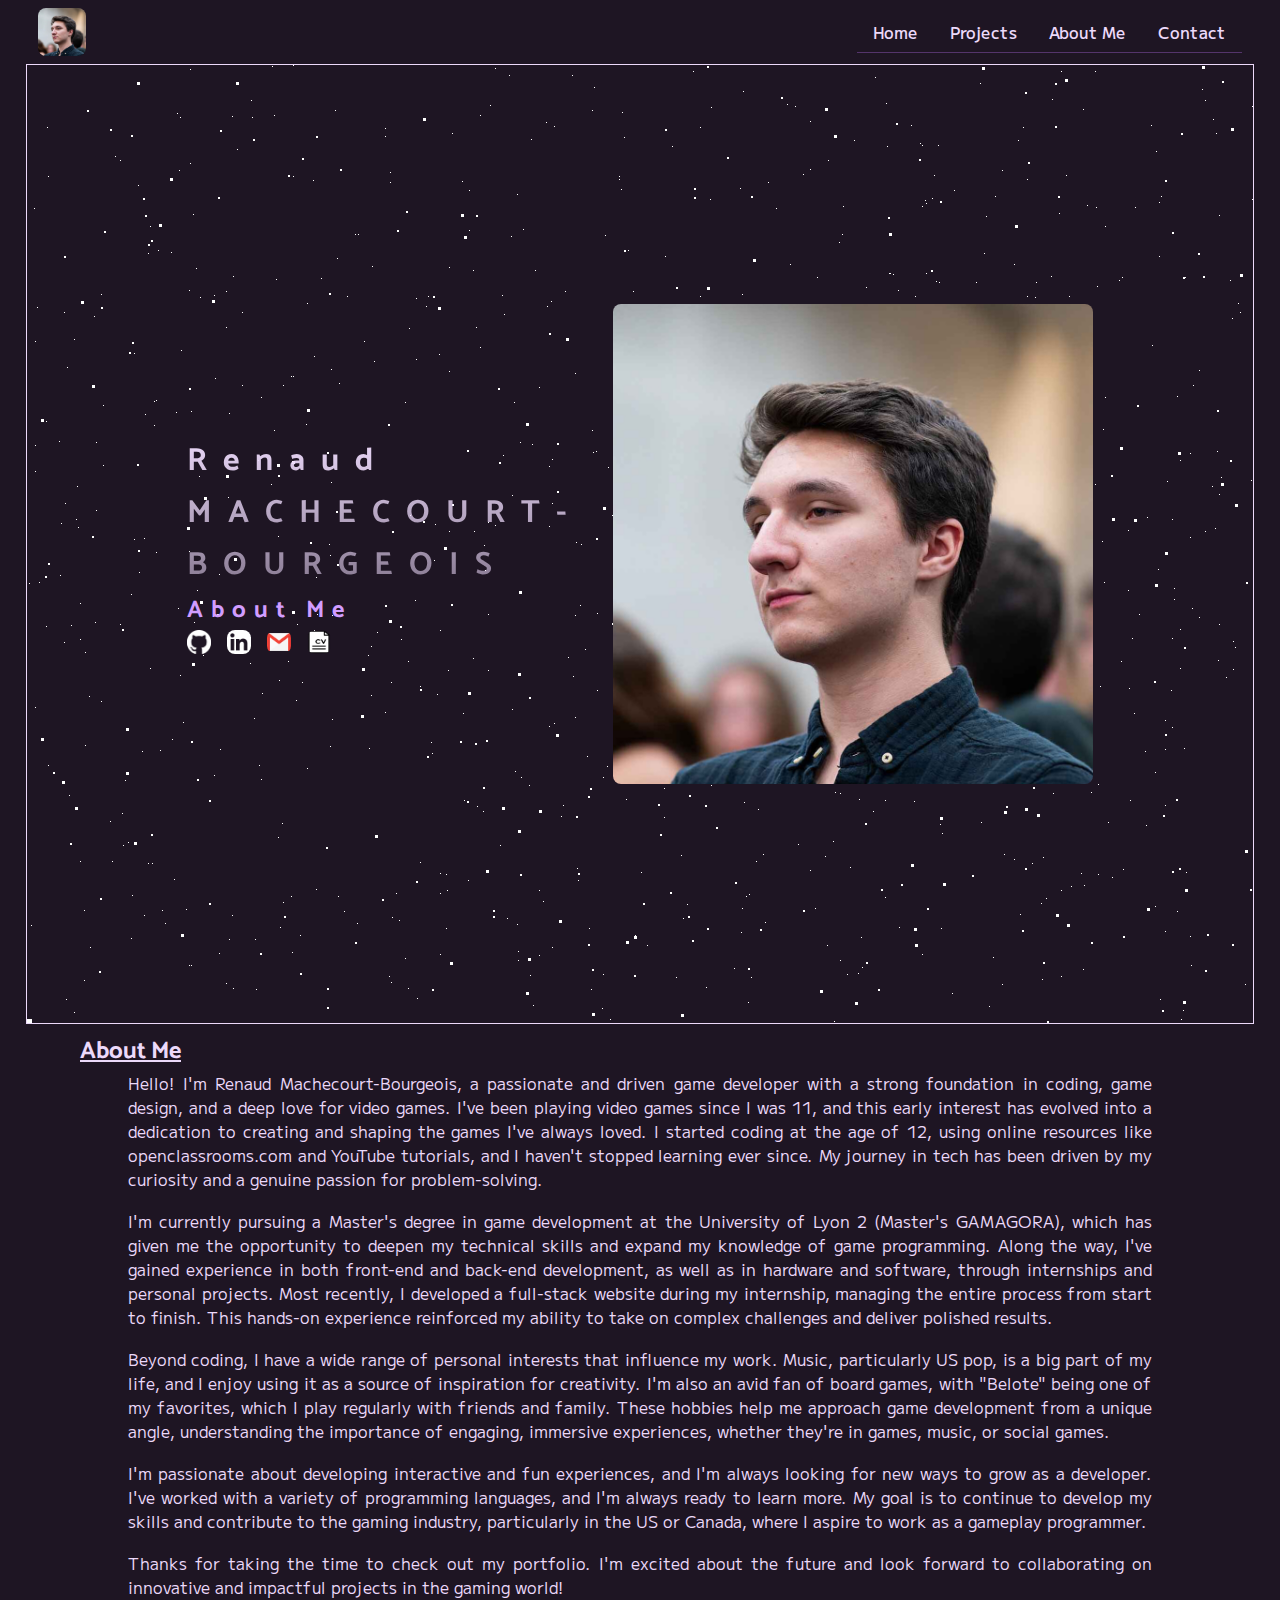
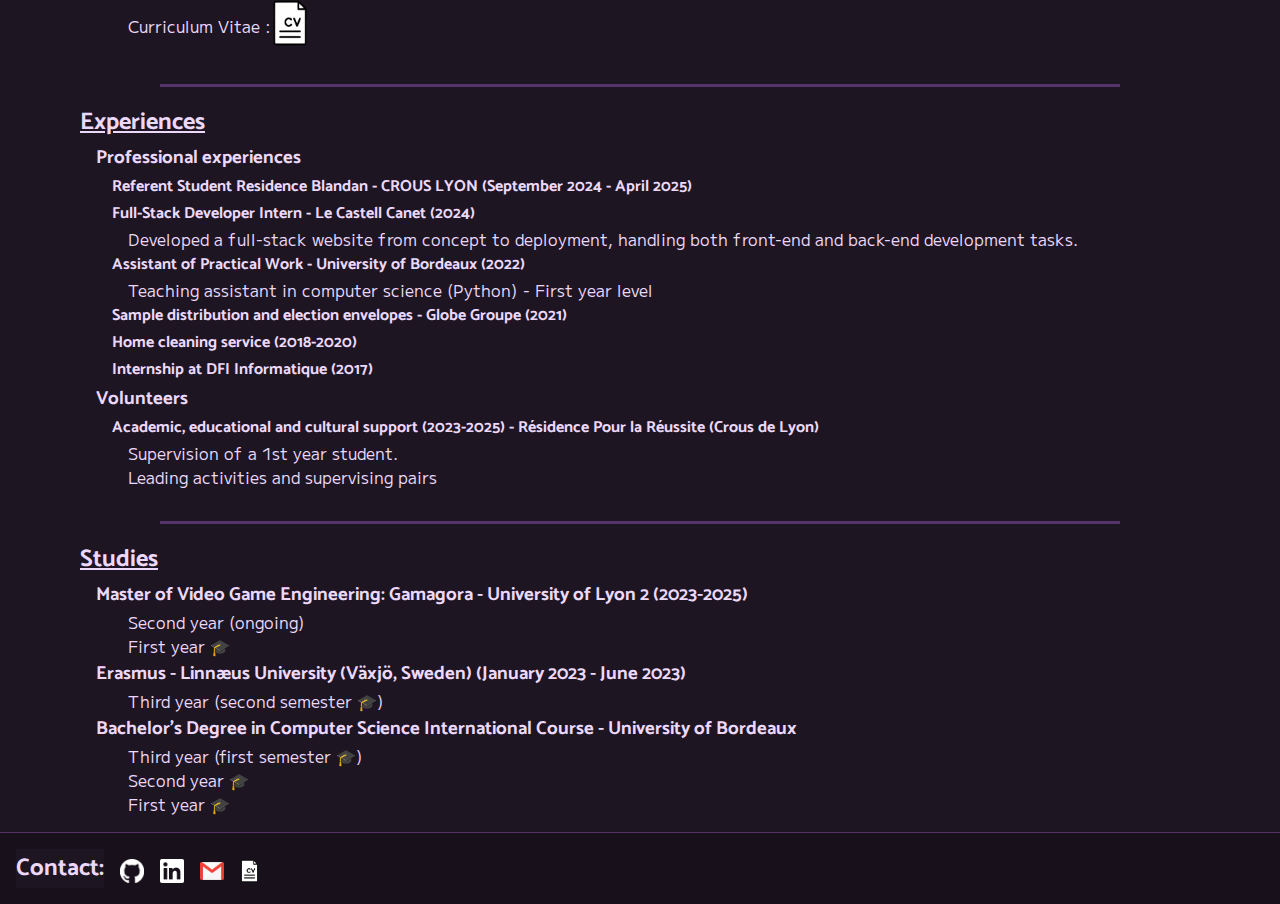
<file: about-me.html>
<!DOCTYPE html>
<html lang="en">
    <head>
        <meta charset="UTF-8">
        <meta name="viewport" content="width=device-width, initial-scale=1.0">
        <meta name="description" content="Welcome to my website/portfolio showing my work in game development">
        <meta property="og:title" content="Renaud MACHECOURT-BOURGEOIS">
        <title>About Me | Renaud Machecourt</title>
        <link rel="stylesheet" href="./styles/style_about-me.css">
        <link rel="stylesheet" href="./styles/stars.css">
        <link rel="manifest" type="application/manifest+json" href="./resources/icons/icons.webmanifest">
        <link rel="icon" href="./resources/images/logo/" type="image/x-icon">
        <script src="./stars.js"></script>
    </head>
    <body>
        <div class="header" id="header">
            <div class="container">
                <div class="logo">
                    <a href="./index.html"><img src="./resources/images/logo/logo.jpg" alt="Logo"></a>
                </div>
                <nav class="navbar">
                    <div class="onglets">
                        <a href="./index.html">Home</a>
                        <a href="./projects.html">Projects</a>
                        <a href="./about-me.html">About Me</a>
                        <a href="./index.html#contacts">Contact</a>
                    </div>
                </nav>
            </div>
            <div class="text-header" id="text-header">
                <div class="links">
                    <h1>Renaud <br>MACHECOURT-BOURGEOIS</h1>
                    <h2>About Me</h2>
                    <div class="socials">
                        <a href="https://github.com/iTschoCapic" target="_blank"><img src="./resources/images/logo/GitHub.png" alt="GitHub Logo"></a>
                        <a href="https://www.linkedin.com/in/renaud-machecourt-bourgeois/" target="_blank"><img src="./resources/images/logo/LinkedIn.png" alt="LinkedIn Logo"></a>
                        <a href="mailto:renaud.mb.58@gmail.com"><img src="./resources/images/logo/Gmail.png" alt=""></a>
                        <a href="./resources/MACHECOURT-BOURGEOIS_Renaud-Curriculum-Vitae.pdf" download><img src="./resources/images/logo/cv2.png" alt=""></a>
                    </div>
                </div>
                    
                <img src="./resources/images/photo.jpg" alt="" class="photo">
                <div class="stars_animation">
                    <div id="stars"></div>
                    <div id="stars2"></div>
                    <div id="stars3"></div>

                    <div id="shooting-star"></div>
                </div>
            </div>
        </div>
        <main>
            <div class="me">
                <h2>About Me</h2>
                    <p class="about-me-p">Hello! I'm Renaud Machecourt-Bourgeois, a passionate and driven game developer with a strong foundation in coding, game design, and a deep love for video games. I've been playing video games since I was 11, and this early interest has evolved into a dedication to creating and shaping the games I've always loved. I started coding at the age of 12, using online resources like openclassrooms.com and YouTube tutorials, and I haven't stopped learning ever since. My journey in tech has been driven by my curiosity and a genuine passion for problem-solving.</p>
                    <br>
                    <p class="about-me-p">I'm currently pursuing a Master's degree in game development at the University of Lyon 2 (Master's GAMAGORA), which has given me the opportunity to deepen my technical skills and expand my knowledge of game programming. Along the way, I've gained experience in both front-end and back-end development, as well as in hardware and software, through internships and personal projects. Most recently, I developed a full-stack website during my internship, managing the entire process from start to finish. This hands-on experience reinforced my ability to take on complex challenges and deliver polished results.</p>
                    <br>
                    <p class="about-me-p">Beyond coding, I have a wide range of personal interests that influence my work. Music, particularly US pop, is a big part of my life, and I enjoy using it as a source of inspiration for creativity. I'm also an avid fan of board games, with "Belote" being one of my favorites, which I play regularly with friends and family. These hobbies help me approach game development from a unique angle, understanding the importance of engaging, immersive experiences, whether they're in games, music, or social games.</p>
                    <br>
                    <p class="about-me-p">I'm passionate about developing interactive and fun experiences, and I'm always looking for new ways to grow as a developer. I've worked with a variety of programming languages, and I'm always ready to learn more. My goal is to continue to develop my skills and contribute to the gaming industry, particularly in the US or Canada, where I aspire to work as a gameplay programmer.</p>
                    <br>
                    <p class="about-me-p">Thanks for taking the time to check out my portfolio. I'm excited about the future and look forward to collaborating on innovative and impactful projects in the gaming world!</p>

                    <p class="curriculum-vitae">Curriculum Vitae :<a href="./resources/MACHECOURT-BOURGEOIS_Renaud-Curriculum-Vitae.pdf" download><img src="./resources/images/logo/cv2.png" alt=""></a></p>
                <div class="border"></div>
            </div>
            <div class="experiences">
                <h2>Experiences</h2>
                    <h3>Professional experiences</h3>
                        <h4>Referent Student Residence Blandan - CROUS LYON (September 2024 - April 2025)</h4>
                        <h4>Full-Stack Developer Intern - Le Castell Canet (2024)</h4>
                            <p>Developed a full-stack website from concept to deployment, handling both front-end and back-end development tasks.</p>
                        <h4>Assistant of Practical Work - University of Bordeaux (2022)</h4>
                            <p>Teaching assistant in computer science (Python) - First year level</p>
                        <h4>Sample distribution and election envelopes - Globe Groupe (2021)</h4>
                        <h4>Home cleaning service (2018-2020)</h4>
                        <h4>Internship at DFI Informatique (2017)</h4>

                        <h3>Volunteers</h3>
                            <h4>Academic, educational and cultural support (2023-2025) - Résidence Pour la Réussite (Crous de Lyon)</h4>
                                <p>Supervision of a 1st year student.</p>
                                <p>Leading activities and supervising pairs</p>
                <div class="border"></div>
            </div>
            <div class="studies">
                <h2>Studies</h2>
                    <h3>Master of Video Game Engineering: Gamagora - University of Lyon 2 (2023-2025)</h3>
                        <p>Second year (ongoing)</p>
                        <p>First year 🎓</p>
                    <h3>Erasmus - Linnæus University (Växjö, Sweden) (January 2023 - June 2023)</h3>
                        <p>Third year (second semester 🎓)</p>
                    <h3>Bachelor's Degree in Computer Science International Course - University of Bordeaux</h3>
                        <p>Third year (first semester 🎓)</p>
                        <p>Second year 🎓</p>
                        <p>First year 🎓</p>
            </div>
        </main>
        <footer>
            <div class="contacts">
                <h2>Contact:</h2>
                <div class="github"><a href="https://github.com/iTschoCapic" target="_blank"><img src="./resources/images/logo/GitHub.png" alt="GitHub Logo"></a></div>
                <div class="linkedin"><a href="https://www.linkedin.com/in/renaud-machecourt-bourgeois/" target="_blank"><img src="./resources/images/logo/LinkedIn.png" alt="LinkedIn Logo"></a></div>
                <div class="mail"><a href="mailto:renaud.mb.58@gmail.com"><img src="./resources/images/logo/Gmail.png" alt=""></a></div>
                <div class="curriculum-vitae"><a href="./resources/MACHECOURT-BOURGEOIS_Renaud-Curriculum-Vitae.pdf" download><img src="./resources/images/logo/cv2.png" alt=""></a></div>
            </div>
        </footer>
    </body>
</html>
</file>
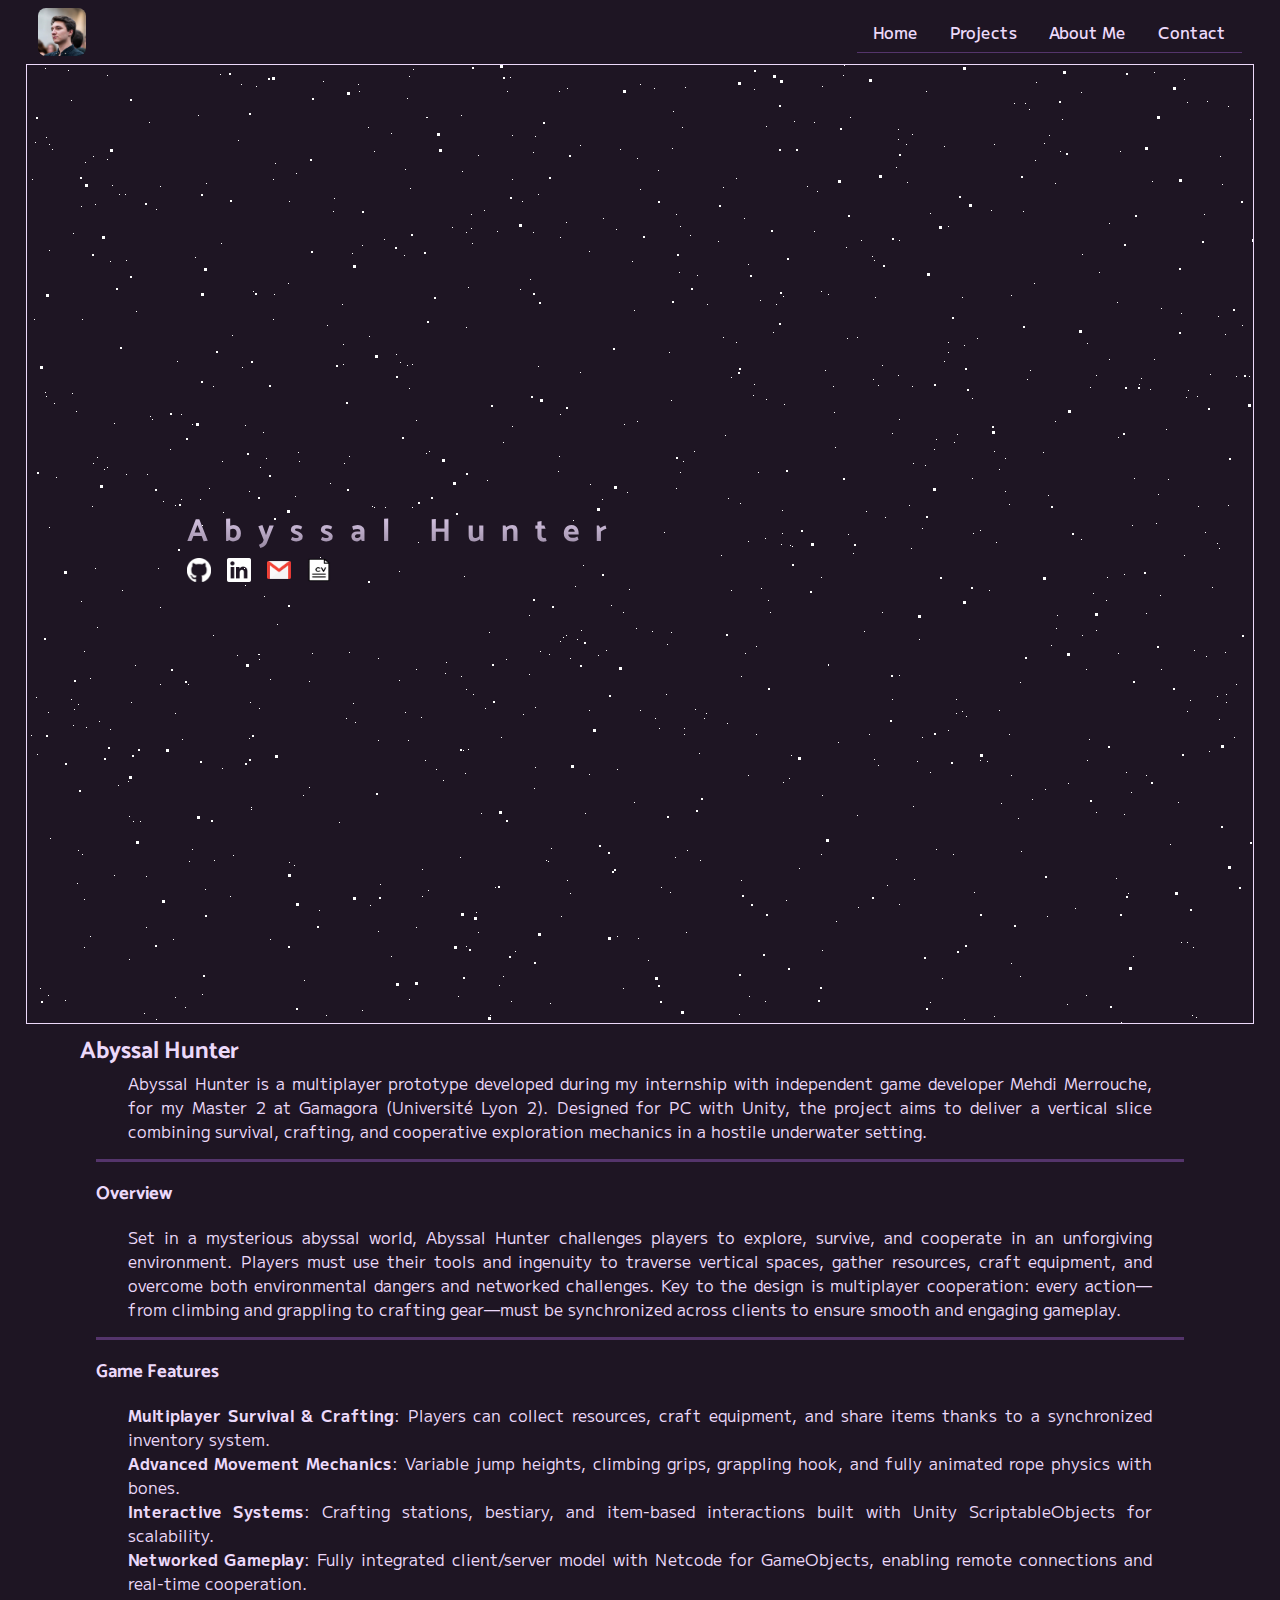
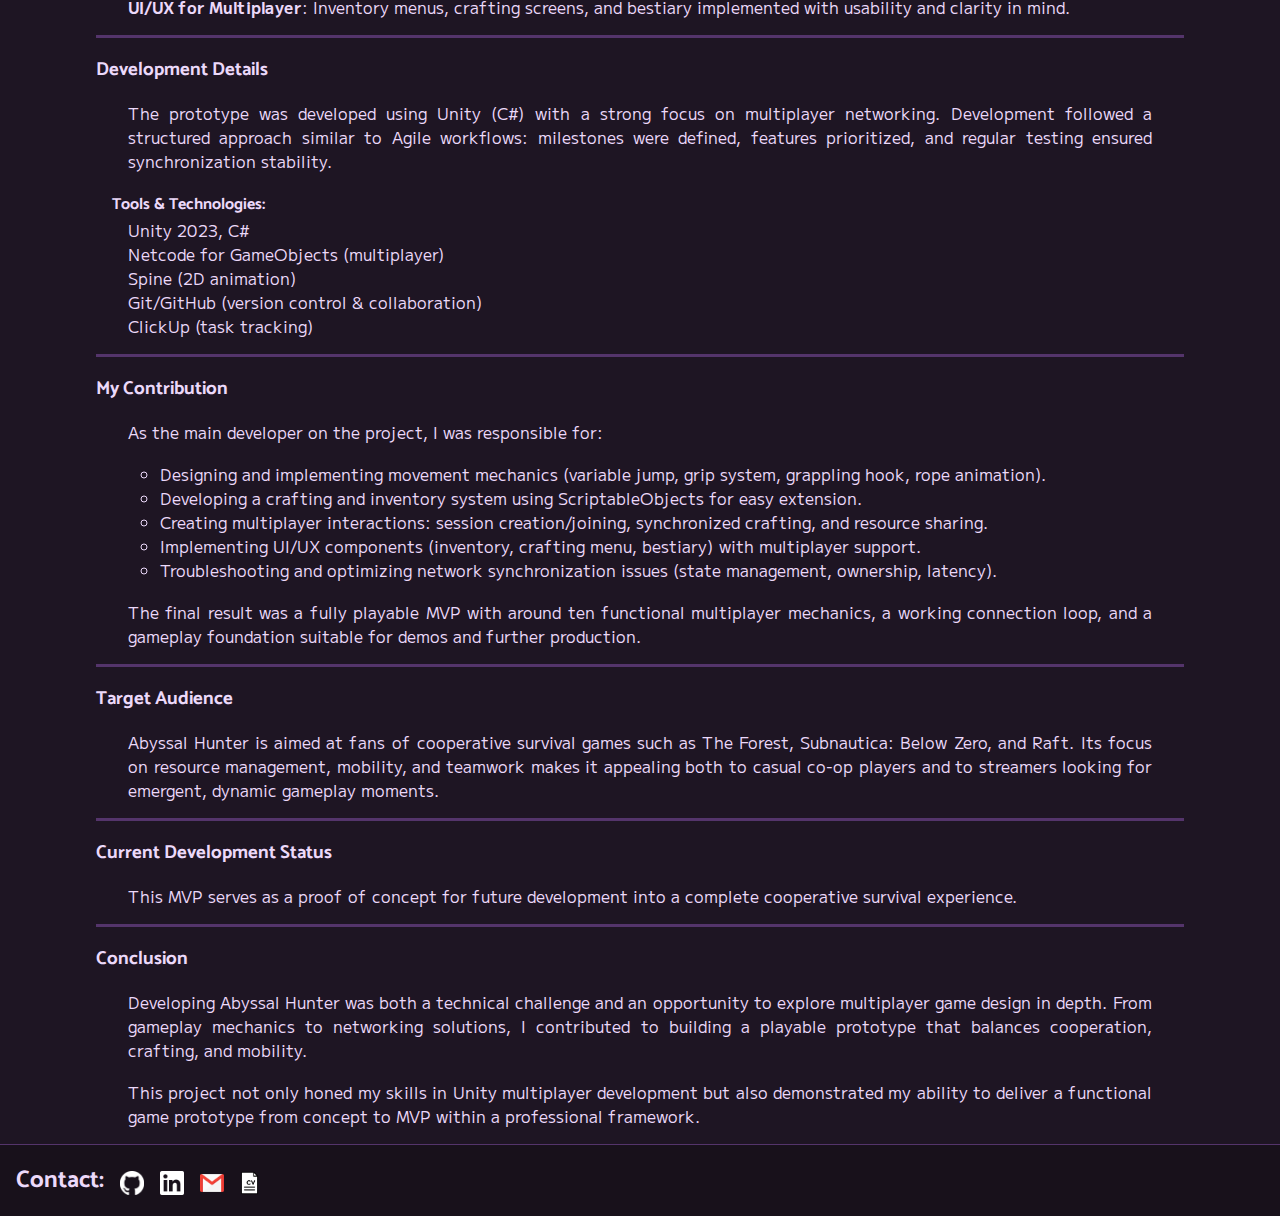
<file: projects/abyssalhunter.html>
<!DOCTYPE html>
<html lang="en">
    <head>
        <meta charset="UTF-8">
        <meta name="viewport" content="width=device-width, initial-scale=1.0">
        <meta name="description" content="Welcome to my website/portfolio showing my work in game development">
        <meta property="og:title" content="Renaud MACHECOURT-BOURGEOIS">
        <title>Abyssal Hunter | Renaud Machecourt</title>
        <link rel="stylesheet" href="../styles/style_abyssalhunter.css">
        <link rel="stylesheet" href="../styles/stars.css">
        <link rel="manifest" type="application/manifest+json" href="./resources/icons/icons.webmanifest">
        <link rel="icon" href="./resources/images/logo/" type="image/x-icon">
        <script src="../stars.js"></script>
        <script src="../blackhole.js"></script>
    </head>
    <body>
        <div class="header" id="header">
            <div class="container">
                <div class="logo">
                    <a href="../index.html"><img src="../resources/images/logo/logo.jpg" alt="Logo"></a>
                </div>
                <nav class="navbar">
                    <div class="onglets">
                        <a href="../index.html">Home</a>
                        <a href="../projects.html">Projects</a>
                        <a href="../about-me.html">About Me</a>
                        <a href="../index.html#contacts">Contact</a>
                    </div>
                </nav>
            </div>
            <div class="text-header" id="text-header">
                <div class="links">
                    <h1>Abyssal Hunter</h1>
                    <div class="socials">
                        <a href="https://github.com/iTschoCapic" target="_blank"><img src="../resources/images/logo/GitHub.png" alt="GitHub Logo"></a>
                        <a href="https://www.linkedin.com/in/renaud-machecourt-bourgeois/" target="_blank"><img src="../resources/images/logo/LinkedIn.png" alt="LinkedIn Logo"></a>
                        <a href="mailto:renaud.mb.58@gmail.com"><img src="../resources/images/logo/Gmail.png" alt=""></a>
                        <a href="../resources/MACHECOURT-BOURGEOIS_Renaud-Curriculum-Vitae.pdf" download><img src="../resources/images/logo/cv2.png" alt=""></a>
                    </div>
                </div>
                    
<!--                <div class="illustration">-->
<!--                    <img src="../resources/images/npe.png" alt="" class="photo">-->
<!--                    <p>Illustration by : <a href="https://www.linkedin.com/in/aalyah-poncet-979b1324a/">Aalyah Poncet</a></p>-->
<!--                </div>-->
                
                <div class="stars_animation">
                    <div id="stars"></div>
                    <div id="stars2"></div>
                    <div id="stars3"></div>

                    <div id="shooting-star"></div>
                </div>
            </div>
        </div>
        <main>
            <h2>Abyssal Hunter</h2>
            <p>Abyssal Hunter is a multiplayer prototype developed during my internship with independent game developer Mehdi Merrouche, for my Master 2 at Gamagora (Université Lyon 2). Designed for PC with Unity, the project aims to deliver a vertical slice combining survival, crafting, and cooperative exploration mechanics in a hostile underwater setting.</p>
<!--             <p><b>Dont forget to check the <a href="https://www.linkedin.com/company/goober-studio/">LinkedIn</a> of our project!</b></p>-->
            </p>
            <h3>Overview</h3>
                <p>Set in a mysterious abyssal world, Abyssal Hunter challenges players to explore, survive, and cooperate in an unforgiving environment. Players must use their tools and ingenuity to traverse vertical spaces, gather resources, craft equipment, and overcome both environmental dangers and networked challenges. Key to the design is multiplayer cooperation: every action—from climbing and grappling to crafting gear—must be synchronized across clients to ensure smooth and engaging gameplay.</p>
            <h3>Game Features</h3>
                
                <p><b>Multiplayer Survival & Crafting</b>: Players can collect resources, craft equipment, and share items thanks to a synchronized inventory system.</p>
                <p><b>Advanced Movement Mechanics</b>: Variable jump heights, climbing grips, grappling hook, and fully animated rope physics with bones.</p>
                <p><b>Interactive Systems</b>: Crafting stations, bestiary, and item-based interactions built with Unity ScriptableObjects for scalability.</p>
                <p><b>Networked Gameplay</b>: Fully integrated client/server model with Netcode for GameObjects, enabling remote connections and real-time cooperation.</p>
                <p><b>UI/UX for Multiplayer</b>: Inventory menus, crafting screens, and bestiary implemented with usability and clarity in mind.</p>

            <h3>Development Details</h3>
                <p>The prototype was developed using Unity (C#) with a strong focus on multiplayer networking. Development followed a structured approach similar to Agile workflows: milestones were defined, features prioritized, and regular testing ensured synchronization stability.</p>
                <br>
                <h4>Tools & Technologies:</h4>
                    <p>Unity 2023, C#</p>
                    <p>Netcode for GameObjects (multiplayer)</p>
                    <p>Spine (2D animation)</p>
                    <p>Git/GitHub (version control & collaboration)</p>
                    <p>ClickUp (task tracking)</p>
            <h3>My Contribution</h3>
                <p>As the main developer on the project, I was responsible for:</p>
                <br>
                <ul>
                    <li>Designing and implementing movement mechanics (variable jump, grip system, grappling hook, rope animation).</li>
                    <li>Developing a crafting and inventory system using ScriptableObjects for easy extension.</li>
                    <li>Creating multiplayer interactions: session creation/joining, synchronized crafting, and resource sharing.</li>
                    <li>Implementing UI/UX components (inventory, crafting menu, bestiary) with multiplayer support.</li>
                    <li>Troubleshooting and optimizing network synchronization issues (state management, ownership, latency).</li>
                </ul>
                <br>
                <p>The final result was a fully playable MVP with around ten functional multiplayer mechanics, a working connection loop, and a gameplay foundation suitable for demos and further production.</p>
            <h3>Target Audience</h3>
                <p>Abyssal Hunter is aimed at fans of cooperative survival games such as The Forest, Subnautica: Below Zero, and Raft. Its focus on resource management, mobility, and teamwork makes it appealing both to casual co-op players and to streamers looking for emergent, dynamic gameplay moments. </p>
            <h3>Current Development Status</h3>
                <p>This MVP serves as a proof of concept for future development into a complete cooperative survival experience.</p>
            <h3>Conclusion</h3>
                <p>Developing Abyssal Hunter was both a technical challenge and an opportunity to explore multiplayer game design in depth. From gameplay mechanics to networking solutions, I contributed to building a playable prototype that balances cooperation, crafting, and mobility.</p>
                <br>
                <p>This project not only honed my skills in Unity multiplayer development but also demonstrated my ability to deliver a functional game prototype from concept to MVP within a professional framework.</p>
        </main>
        <footer>
            <div class="contacts">
                <h2>Contact:</h2>
                <div class="github"><a href="https://github.com/iTschoCapic" target="_blank"><img src="../resources/images/logo/GitHub.png" alt="GitHub Logo"></a></div>
                <div class="linkedin"><a href="https://www.linkedin.com/in/renaud-machecourt-bourgeois/" target="_blank"><img src="../resources/images/logo/LinkedIn.png" alt="LinkedIn Logo"></a></div>
                <div class="mail"><a href="mailto:renaud.mb.58@gmail.com"><img src="../resources/images/logo/Gmail.png" alt=""></a></div>
                <div class="curriculum-vitae"><a href="../resources/MACHECOURT-BOURGEOIS_Renaud-Curriculum-Vitae.pdf" download><img src="../resources/images/logo/cv2.png" alt=""></a></div>
            </div>
        </footer>
    </body>
</html>
</file>
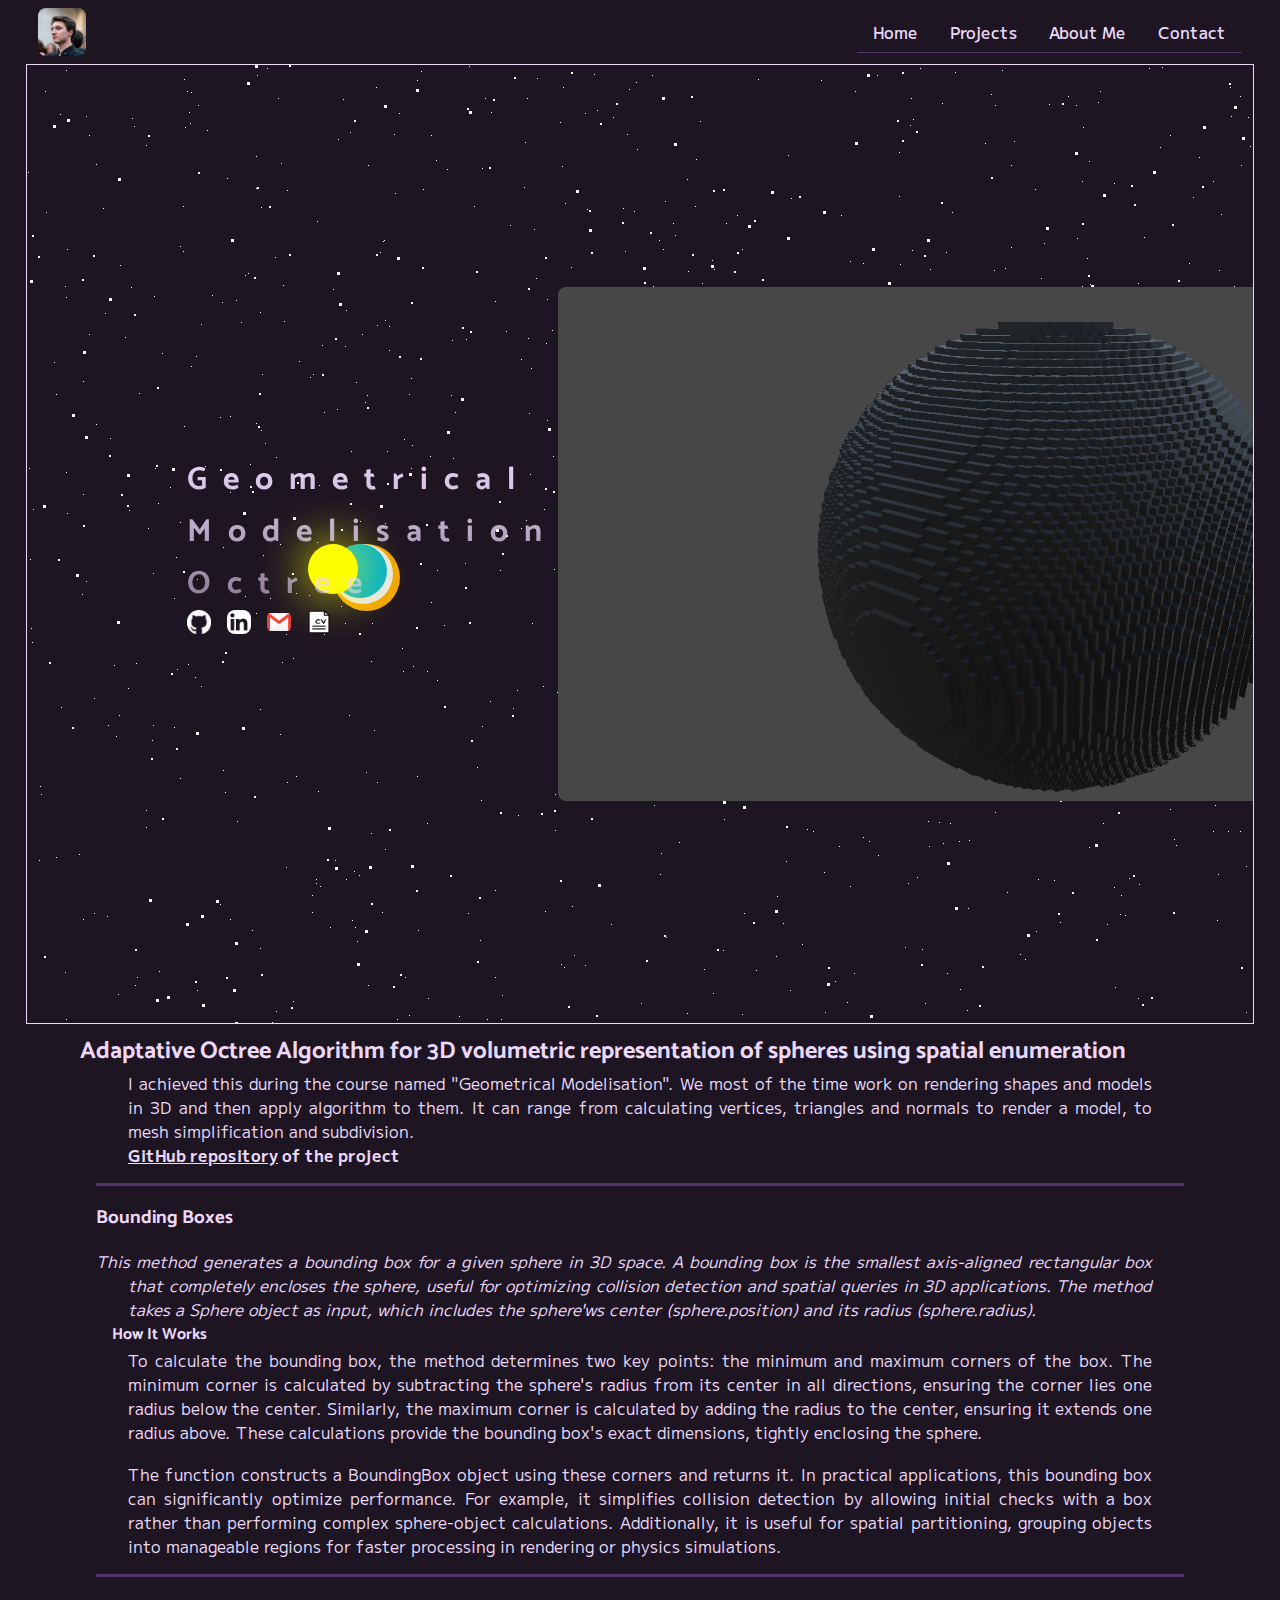
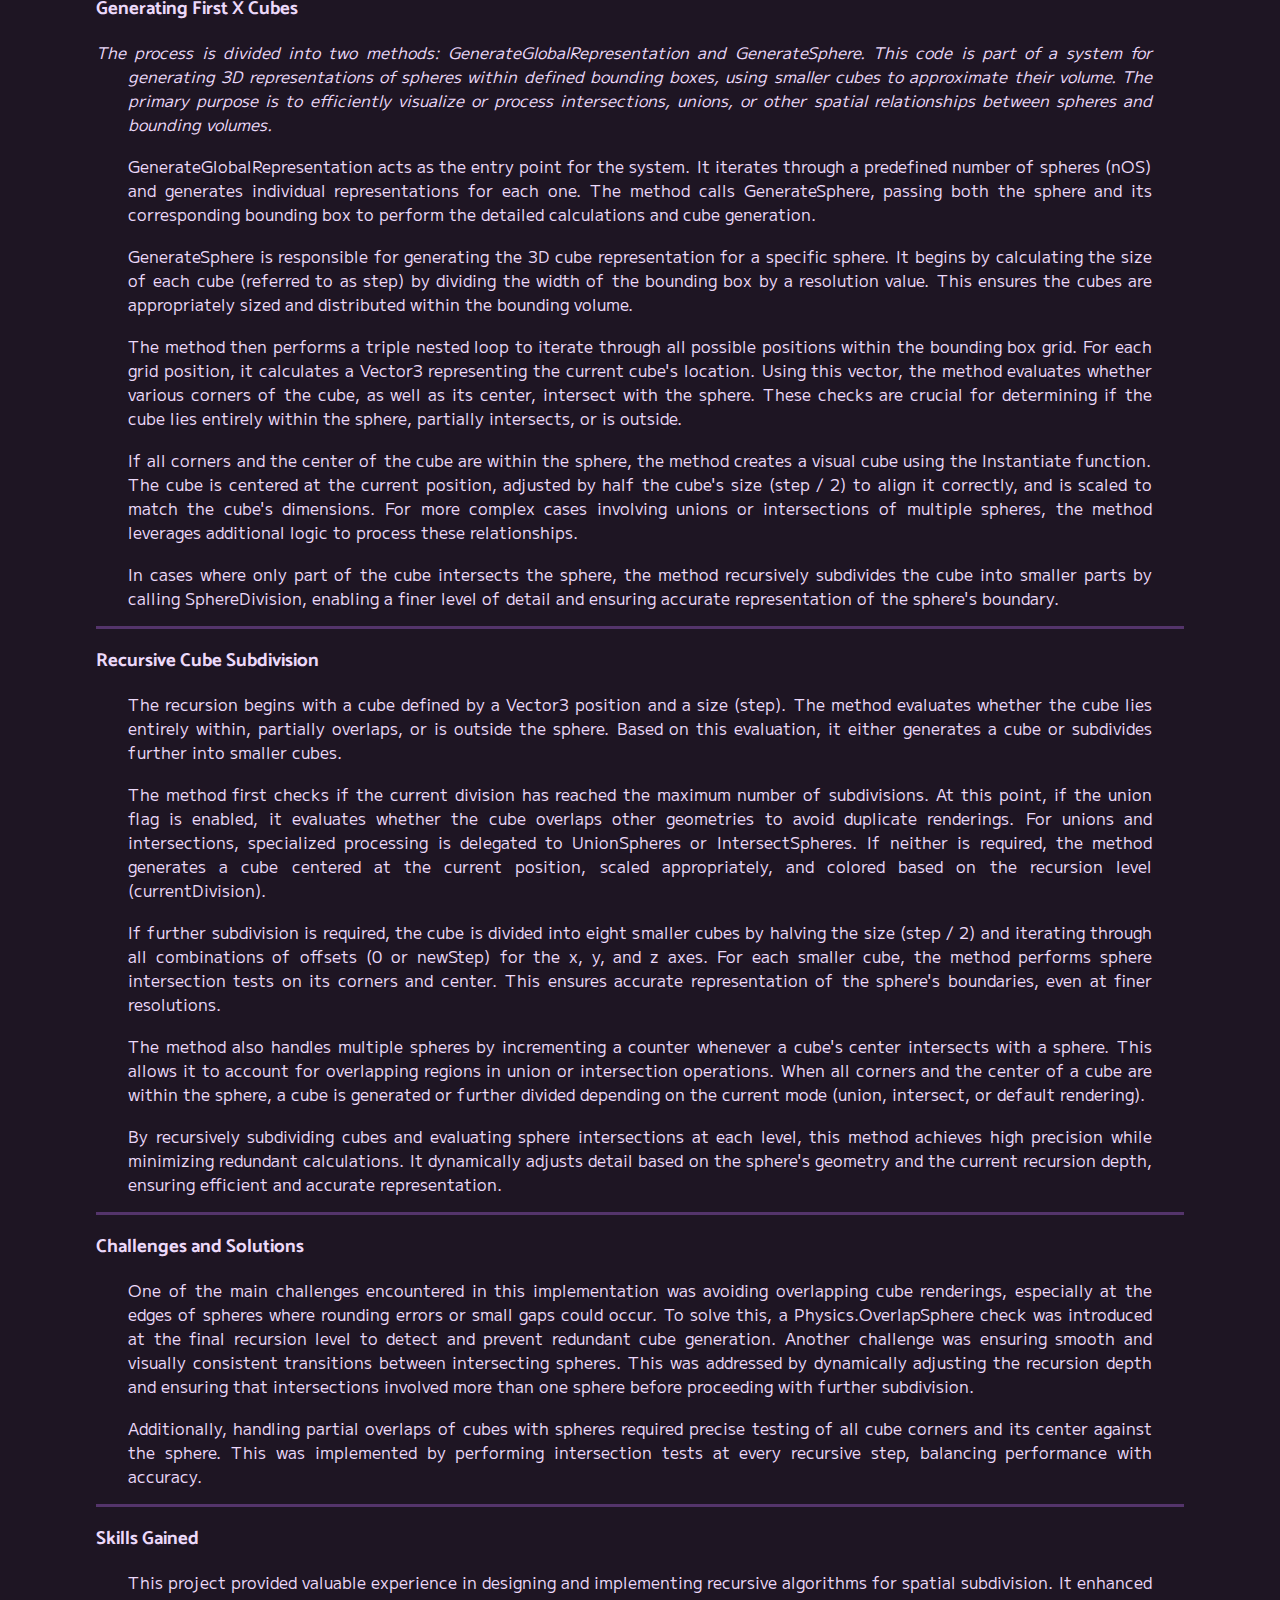
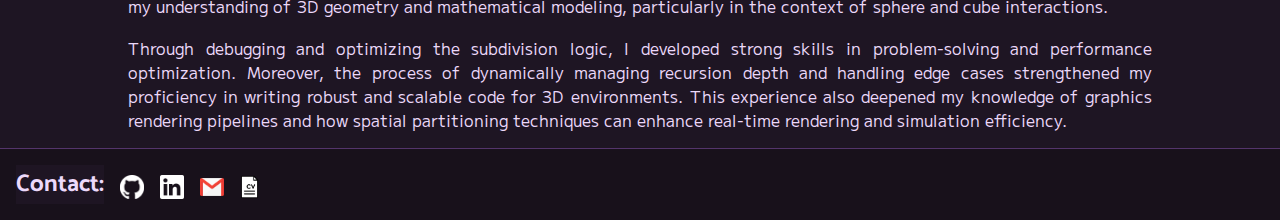
<file: projects/geomod.html>
<!DOCTYPE html>
<html lang="en">
    <head>
        <meta charset="UTF-8">
        <meta name="viewport" content="width=device-width, initial-scale=1.0">
        <meta name="description" content="Welcome to my website/portfolio showing my work in game development">
        <meta property="og:title" content="Renaud MACHECOURT-BOURGEOIS">
        <title>Geometrical Modelisation Octree | Renaud Machecourt</title>
        <link rel="stylesheet" href="../styles/style_geomod.css">
        <link rel="stylesheet" href="../styles/planetes.css">
        <link rel="stylesheet" href="../styles/stars.css">
        <link rel="manifest" type="application/manifest+json" href="./resources/icons/icons.webmanifest">
        <link rel="icon" href="./resources/images/logo/" type="image/x-icon">
        <script src="../stars.js"></script>
    </head>
    <body>
        <div class="header" id="header">
            <div class="container">
                <div class="logo">
                    <a href="../index.html"><img src="../resources/images/logo/logo.jpg" alt="Logo"></a>
                </div>
                <nav class="navbar">
                    <div class="onglets">
                        <a href="../index.html">Home</a>
                        <a href="../projects.html">Projects</a>
                        <a href="../about-me.html">About Me</a>
                        <a href="../index.html#contacts">Contact</a>
                    </div>
                </nav>
            </div>
            <div class="text-header" id="text-header">
                <div class="links">
                    <h1>Geometrical Modelisation Octree</h1>
                    <div class="socials">
                        <a href="https://github.com/iTschoCapic" target="_blank"><img src="../resources/images/logo/GitHub.png" alt="GitHub Logo"></a>
                        <a href="https://www.linkedin.com/in/renaud-machecourt-bourgeois/" target="_blank"><img src="../resources/images/logo/LinkedIn.png" alt="LinkedIn Logo"></a>
                        <a href="mailto:renaud.mb.58@gmail.com"><img src="../resources/images/logo/Gmail.png" alt=""></a>
                        <a href="../resources/MACHECOURT-BOURGEOIS_Renaud-Curriculum-Vitae.pdf" download><img src="../resources/images/logo/cv2.png" alt=""></a>
                    </div>
                </div>
                    
                <img src="../resources/images/geomod.png" alt="" class="photo">
                <div class="stars_animation">
                    <div id="stars"></div>
                    <div id="stars2"></div>
                    <div id="stars3"></div>

                    <div id="shooting-star"></div>
                </div>
                <div class="planetes_animation">
                    <div id="mercury"></div>
                    <div id="venus"></div>
                    <div id="earth"></div>
                    <div id="mars"></div>
                    <div id="jupiter"></div>
                    <div id="saturne"></div>
                    <div id="neptune"></div>
                    <div id="sun"></div>
                </div>
            </div>
        </div>
        <main>
            <h2>Adaptative Octree Algorithm for 3D volumetric representation of spheres using spatial enumeration</h2>
            <p>I achieved this during the course named "Geometrical Modelisation". We most of the time work on rendering shapes and models in 3D and then apply algorithm to them. It can range from calculating vertices, triangles and normals to render a model, to mesh simplification and subdivision.</p>
            <p><b><a href="https://github.com/iTschoCapic/modelisation_geometrique">GitHub repository</a> of the project</b></p>
            </p>
            <h3>Bounding Boxes</h3>
                <p><i>This method generates a bounding box for a given sphere in 3D space. A bounding box is the smallest axis-aligned rectangular box that completely encloses the sphere, useful for optimizing collision detection and spatial queries in 3D applications. The method takes a Sphere object as input, which includes the sphere'ws center (sphere.position) and its radius (sphere.radius).</i></p>
                <h4>How It Works</h4>
                    <p>To calculate the bounding box, the method determines two key points: the minimum and maximum corners of the box. The minimum corner is calculated by subtracting the sphere's radius from its center in all directions, ensuring the corner lies one radius below the center. Similarly, the maximum corner is calculated by adding the radius to the center, ensuring it extends one radius above. These calculations provide the bounding box's exact dimensions, tightly enclosing the sphere.</p>
                    <br>
                    <p>The function constructs a BoundingBox object using these corners and returns it. In practical applications, this bounding box can significantly optimize performance. For example, it simplifies collision detection by allowing initial checks with a box rather than performing complex sphere-object calculations. Additionally, it is useful for spatial partitioning, grouping objects into manageable regions for faster processing in rendering or physics simulations.</p>
            <h3>Generating First X Cubes</h3>
                <p><i>The process is divided into two methods: GenerateGlobalRepresentation and GenerateSphere. This code is part of a system for generating 3D representations of spheres within defined bounding boxes, using smaller cubes to approximate their volume. The primary purpose is to efficiently visualize or process intersections, unions, or other spatial relationships between spheres and bounding volumes.</i></p>
                <br>
                <p>GenerateGlobalRepresentation acts as the entry point for the system. It iterates through a predefined number of spheres (nOS) and generates individual representations for each one. The method calls GenerateSphere, passing both the sphere and its corresponding bounding box to perform the detailed calculations and cube generation.</p>
                <br>
                <p>GenerateSphere is responsible for generating the 3D cube representation for a specific sphere. It begins by calculating the size of each cube (referred to as step) by dividing the width of the bounding box by a resolution value. This ensures the cubes are appropriately sized and distributed within the bounding volume.</p>
                <br>
                <p>The method then performs a triple nested loop to iterate through all possible positions within the bounding box grid. For each grid position, it calculates a Vector3 representing the current cube's location. Using this vector, the method evaluates whether various corners of the cube, as well as its center, intersect with the sphere. These checks are crucial for determining if the cube lies entirely within the sphere, partially intersects, or is outside.</p>
                <br>
                <p>If all corners and the center of the cube are within the sphere, the method creates a visual cube using the Instantiate function. The cube is centered at the current position, adjusted by half the cube's size (step / 2) to align it correctly, and is scaled to match the cube's dimensions. For more complex cases involving unions or intersections of multiple spheres, the method leverages additional logic to process these relationships.</p>
                <br>
                <p>In cases where only part of the cube intersects the sphere, the method recursively subdivides the cube into smaller parts by calling SphereDivision, enabling a finer level of detail and ensuring accurate representation of the sphere's boundary.</p>
            
            <h3>Recursive Cube Subdivision</h3>
                <p>The recursion begins with a cube defined by a Vector3 position and a size (step). The method evaluates whether the cube lies entirely within, partially overlaps, or is outside the sphere. Based on this evaluation, it either generates a cube or subdivides further into smaller cubes.</p>
                <br>
                <p>The method first checks if the current division has reached the maximum number of subdivisions. At this point, if the union flag is enabled, it evaluates whether the cube overlaps other geometries to avoid duplicate renderings. For unions and intersections, specialized processing is delegated to UnionSpheres or IntersectSpheres. If neither is required, the method generates a cube centered at the current position, scaled appropriately, and colored based on the recursion level (currentDivision).</p>
                <br>
                <p>If further subdivision is required, the cube is divided into eight smaller cubes by halving the size (step / 2) and iterating through all combinations of offsets (0 or newStep) for the x, y, and z axes. For each smaller cube, the method performs sphere intersection tests on its corners and center. This ensures accurate representation of the sphere's boundaries, even at finer resolutions.</p>
                <br>
                <p>The method also handles multiple spheres by incrementing a counter whenever a cube's center intersects with a sphere. This allows it to account for overlapping regions in union or intersection operations. When all corners and the center of a cube are within the sphere, a cube is generated or further divided depending on the current mode (union, intersect, or default rendering).</p>
                <br>
                <p>By recursively subdividing cubes and evaluating sphere intersections at each level, this method achieves high precision while minimizing redundant calculations. It dynamically adjusts detail based on the sphere's geometry and the current recursion depth, ensuring efficient and accurate representation.</p>
            <h3>Challenges and Solutions</h3>
            <p>One of the main challenges encountered in this implementation was avoiding overlapping cube renderings, especially at the edges of spheres where rounding errors or small gaps could occur. To solve this, a Physics.OverlapSphere check was introduced at the final recursion level to detect and prevent redundant cube generation. Another challenge was ensuring smooth and visually consistent transitions between intersecting spheres. This was addressed by dynamically adjusting the recursion depth and ensuring that intersections involved more than one sphere before proceeding with further subdivision.</p>
            <br>
            <p>Additionally, handling partial overlaps of cubes with spheres required precise testing of all cube corners and its center against the sphere. This was implemented by performing intersection tests at every recursive step, balancing performance with accuracy.</p>
            <h3>Skills Gained</h3>
            <p>This project provided valuable experience in designing and implementing recursive algorithms for spatial subdivision. It enhanced my understanding of 3D geometry and mathematical modeling, particularly in the context of sphere and cube interactions.</p>
            <br>
            <p>Through debugging and optimizing the subdivision logic, I developed strong skills in problem-solving and performance optimization. Moreover, the process of dynamically managing recursion depth and handling edge cases strengthened my proficiency in writing robust and scalable code for 3D environments. This experience also deepened my knowledge of graphics rendering pipelines and how spatial partitioning techniques can enhance real-time rendering and simulation efficiency.</p>
        </main>
        <footer>
            <div class="contacts">
                <h2>Contact:</h2>
                <div class="github"><a href="https://github.com/iTschoCapic" target="_blank"><img src="../resources/images/logo/GitHub.png" alt="GitHub Logo"></a></div>
                <div class="linkedin"><a href="https://www.linkedin.com/in/renaud-machecourt-bourgeois/" target="_blank"><img src="../resources/images/logo/LinkedIn.png" alt="LinkedIn Logo"></a></div>
                <div class="mail"><a href="mailto:renaud.mb.58@gmail.com"><img src="../resources/images/logo/Gmail.png" alt=""></a></div>
                <div class="curriculum-vitae"><a href="../resources/MACHECOURT-BOURGEOIS_Renaud-Curriculum-Vitae.pdf" download><img src="../resources/images/logo/cv2.png" alt=""></a></div>
            </div>
        </footer>
    </body>
</html>
</file>
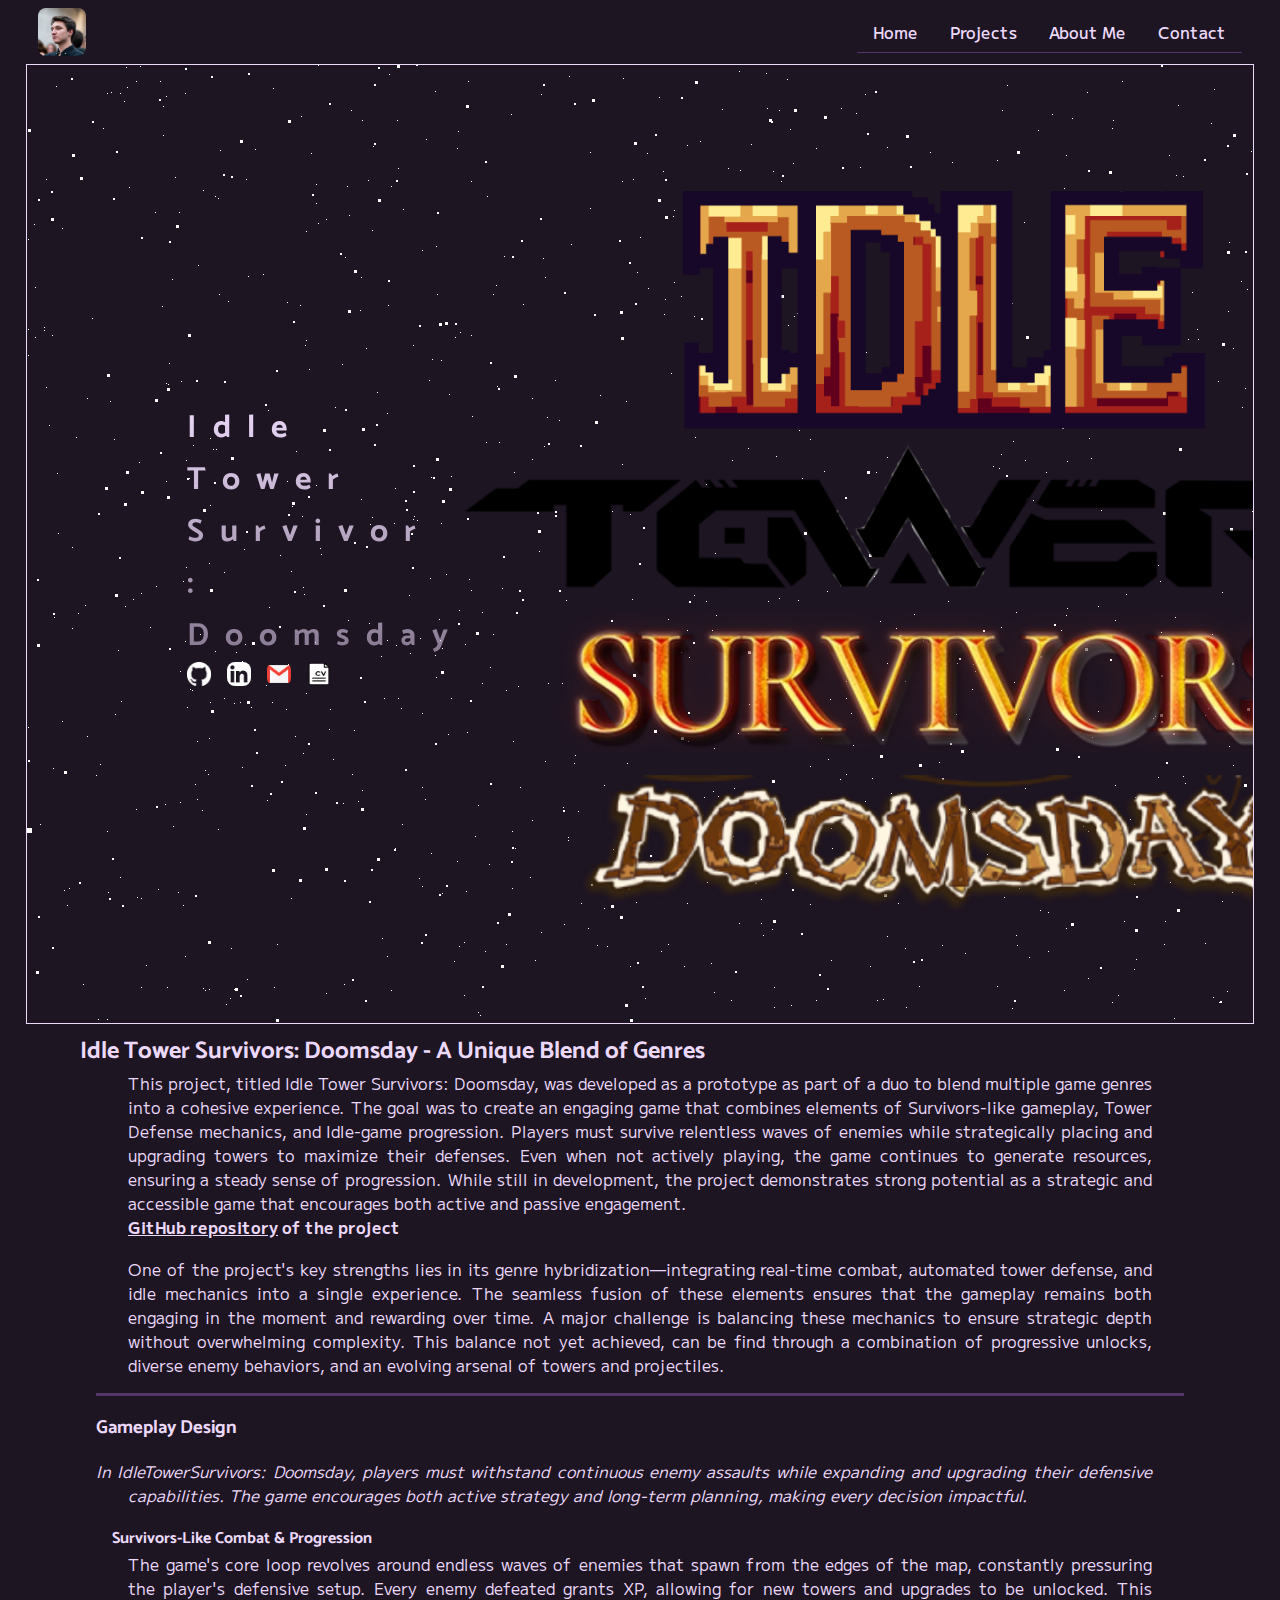
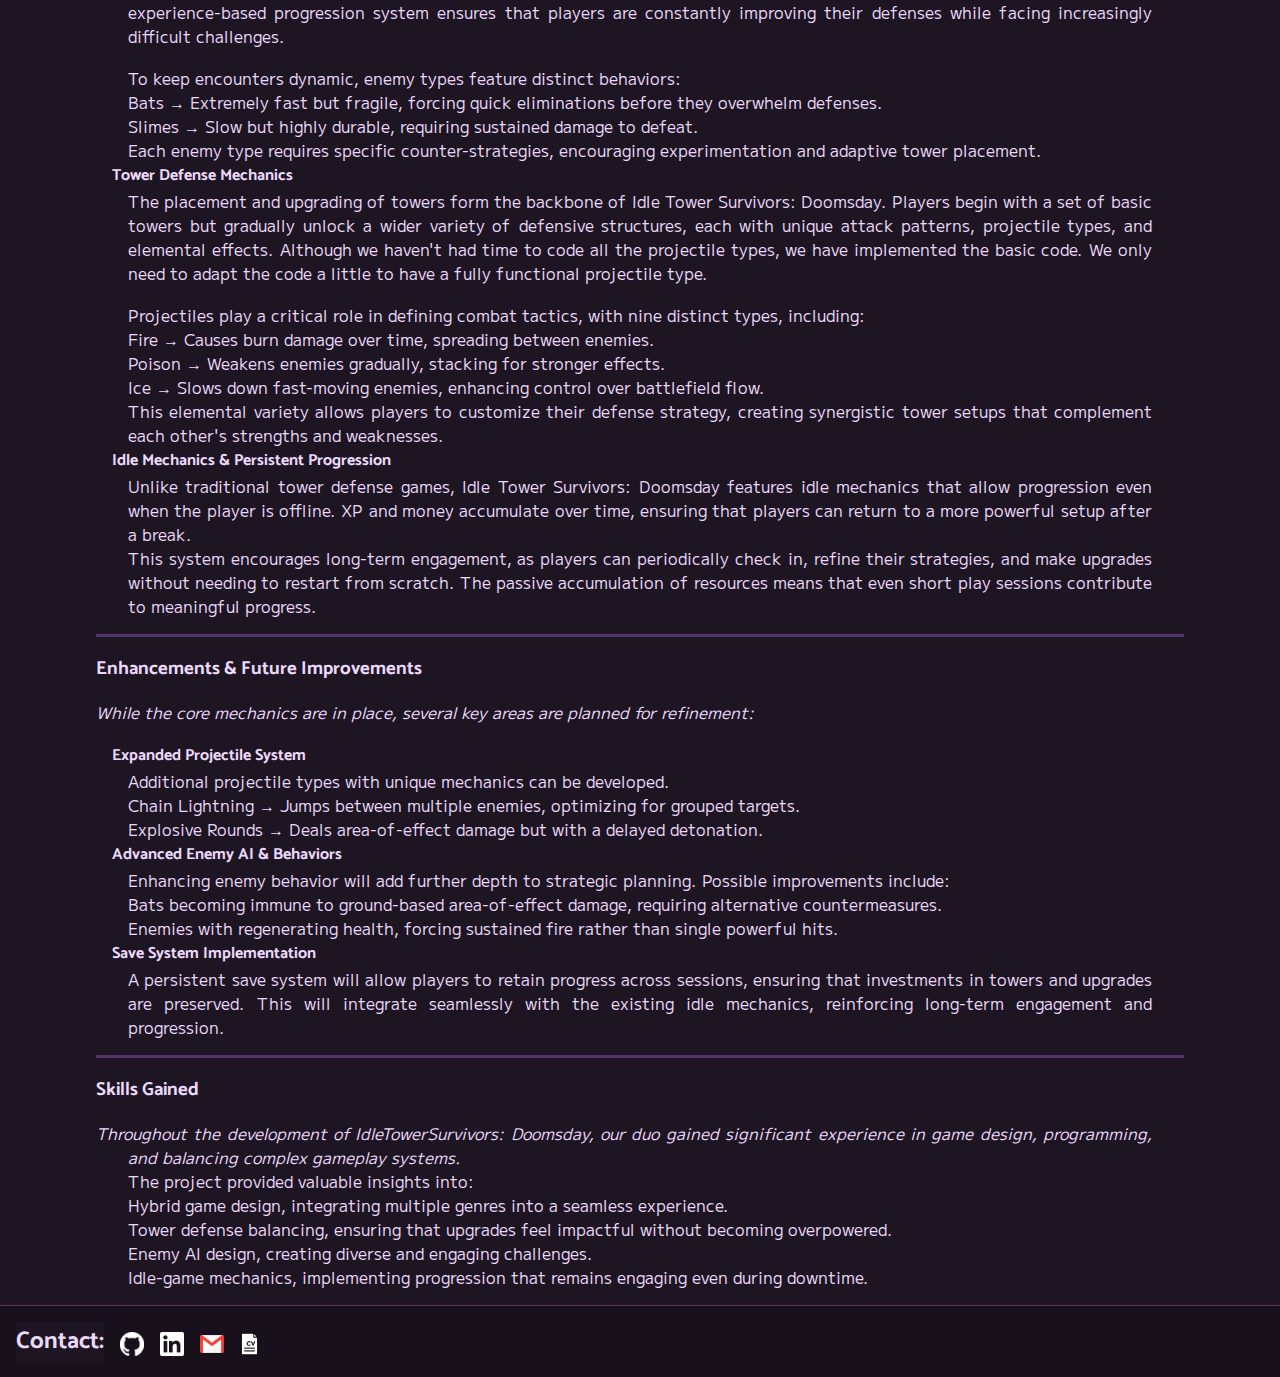
<file: projects/idletowersurvivor.html>
<!DOCTYPE html>
<html lang="en">
    <head>
        <meta charset="UTF-8">
        <meta name="viewport" content="width=device-width, initial-scale=1.0">
        <meta name="description" content="Welcome to my website/portfolio showing my work in game development">
        <meta property="og:title" content="Renaud MACHECOURT-BOURGEOIS">
        <title>Idle Tower Survivor : Doomsday | Renaud Machecourt</title>
        <link rel="stylesheet" href="../styles/style_idletowersurvivor.css">
        <link rel="stylesheet" href="../styles/stars.css">
        <link rel="manifest" type="application/manifest+json" href="./resources/icons/icons.webmanifest">
        <link rel="icon" href="./resources/images/logo/" type="image/x-icon">
        <script src="../stars.js"></script>
    </head>
    <body>
        <div class="header" id="header">
            <div class="container">
                <div class="logo">
                    <a href="../index.html"><img src="../resources/images/logo/logo.jpg" alt="Logo"></a>
                </div>
                <nav class="navbar">
                    <div class="onglets">
                        <a href="../index.html">Home</a>
                        <a href="../projects.html">Projects</a>
                        <a href="../about-me.html">About Me</a>
                        <a href="../index.html#contacts">Contact</a>
                    </div>
                </nav>
            </div>
            <div class="text-header" id="text-header">
                <div class="links">
                    <h1>Idle Tower Survivor : Doomsday</h1>
                    <div class="socials">
                        <a href="https://github.com/iTschoCapic" target="_blank"><img src="../resources/images/logo/GitHub.png" alt="GitHub Logo"></a>
                        <a href="https://www.linkedin.com/in/renaud-machecourt-bourgeois/" target="_blank"><img src="../resources/images/logo/LinkedIn.png" alt="LinkedIn Logo"></a>
                        <a href="mailto:renaud.mb.58@gmail.com"><img src="../resources/images/logo/Gmail.png" alt=""></a>
                        <a href="../resources/MACHECOURT-BOURGEOIS_Renaud-Curriculum-Vitae.pdf" download><img src="../resources/images/logo/cv2.png" alt=""></a>
                    </div>
                </div>
                    
                <img src="../resources/images/ITSD_Title.png" alt="" class="photo">
                <div class="stars_animation">
                    <div id="stars"></div>
                    <div id="stars2"></div>
                    <div id="stars3"></div>

                    <div id="shooting-star"></div>
                </div>
            </div>
        </div>
        <main>
            <h2>Idle Tower Survivors: Doomsday - A Unique Blend of Genres</h2>
                <p>This project, titled Idle Tower Survivors: Doomsday, was developed as a prototype as part of a duo to blend multiple game genres into a cohesive experience. The goal was to create an engaging game that combines elements of Survivors-like gameplay, Tower Defense mechanics, and Idle-game progression. Players must survive relentless waves of enemies while strategically placing and upgrading towers to maximize their defenses. Even when not actively playing, the game continues to generate resources, ensuring a steady sense of progression. While still in development, the project demonstrates strong potential as a strategic and accessible game that encourages both active and passive engagement.</p>
                <p><b><a href="https://github.com/iTschoCapic/IdleTowerSurvivors-Doomsday">GitHub repository</a> of the project</b></p>
                <br>
                <p>One of the project's key strengths lies in its genre hybridization—integrating real-time combat, automated tower defense, and idle mechanics into a single experience. The seamless fusion of these elements ensures that the gameplay remains both engaging in the moment and rewarding over time. A major challenge is balancing these mechanics to ensure strategic depth without overwhelming complexity. This balance not yet achieved, can be find through a combination of progressive unlocks, diverse enemy behaviors, and an evolving arsenal of towers and projectiles.</p>
            <h3>Gameplay Design</h3>
                <p><i>In IdleTowerSurvivors: Doomsday, players must withstand continuous enemy assaults while expanding and upgrading their defensive capabilities. The game encourages both active strategy and long-term planning, making every decision impactful.</i></p>
                <br>    
                <h4>Survivors-Like Combat & Progression</h4>
                    <p>The game's core loop revolves around endless waves of enemies that spawn from the edges of the map, constantly pressuring the player's defensive setup. Every enemy defeated grants XP, allowing for new towers and upgrades to be unlocked. This experience-based progression system ensures that players are constantly improving their defenses while facing increasingly difficult challenges.</p>
                    <br>
                    <p>To keep encounters dynamic, enemy types feature distinct behaviors:</p>
                    <p>Bats → Extremely fast but fragile, forcing quick eliminations before they overwhelm defenses.</p>
                    <p>Slimes → Slow but highly durable, requiring sustained damage to defeat.</p>
                    <p>Each enemy type requires specific counter-strategies, encouraging experimentation and adaptive tower placement.</p>
                <h4>Tower Defense Mechanics</h4>
                    <p>The placement and upgrading of towers form the backbone of Idle Tower Survivors: Doomsday. Players begin with a set of basic towers but gradually unlock a wider variety of defensive structures, each with unique attack patterns, projectile types, and elemental effects. Although we haven't had time to code all the projectile types, we have implemented the basic code. We only need to adapt the code a little to have a fully functional projectile type.</p>
                    <br>
                    <p>Projectiles play a critical role in defining combat tactics, with nine distinct types, including:</p>
                    <p>Fire → Causes burn damage over time, spreading between enemies.</p>
                    <p>Poison → Weakens enemies gradually, stacking for stronger effects.</p>
                    <p>Ice → Slows down fast-moving enemies, enhancing control over battlefield flow.</p>
                    <p>This elemental variety allows players to customize their defense strategy, creating synergistic tower setups that complement each other's strengths and weaknesses.</p>
                <h4>Idle Mechanics & Persistent Progression</h4>
                <p>Unlike traditional tower defense games, Idle Tower Survivors: Doomsday features idle mechanics that allow progression even when the player is offline. XP and money accumulate over time, ensuring that players can return to a more powerful setup after a break.</p>
                <p>This system encourages long-term engagement, as players can periodically check in, refine their strategies, and make upgrades without needing to restart from scratch. The passive accumulation of resources means that even short play sessions contribute to meaningful progress.</p>
            <h3>Enhancements & Future Improvements</h3>
                <p><i>While the core mechanics are in place, several key areas are planned for refinement:</i></p>
                <br>
                <h4>Expanded Projectile System</h4>
                    <p>Additional projectile types with unique mechanics can be developed.</p>
                    <p>Chain Lightning → Jumps between multiple enemies, optimizing for grouped targets.</p>
                    <p>Explosive Rounds → Deals area-of-effect damage but with a delayed detonation.</p>
                <h4>Advanced Enemy AI & Behaviors</h4>
                    <p>Enhancing enemy behavior will add further depth to strategic planning. Possible improvements include:</p>
                    <p>Bats becoming immune to ground-based area-of-effect damage, requiring alternative countermeasures.</p>
                    <p>Enemies with regenerating health, forcing sustained fire rather than single powerful hits.</p>
                <h4>Save System Implementation</h4>
                    <p>A persistent save system will allow players to retain progress across sessions, ensuring that investments in towers and upgrades are preserved. This will integrate seamlessly with the existing idle mechanics, reinforcing long-term engagement and progression.</p>
            <h3>Skills Gained</h3>
                <p><i>Throughout the development of IdleTowerSurvivors: Doomsday, our duo gained significant experience in game design, programming, and balancing complex gameplay systems.</i></p>
                <p>The project provided valuable insights into:</p>
                <p>Hybrid game design, integrating multiple genres into a seamless experience.</p>
                <p>Tower defense balancing, ensuring that upgrades feel impactful without becoming overpowered.</p>
                <p>Enemy AI design, creating diverse and engaging challenges.</p>
                <p>Idle-game mechanics, implementing progression that remains engaging even during downtime.</p>
            </main>
        <footer>
            <div class="contacts">
                <h2>Contact:</h2>
                <div class="github"><a href="https://github.com/iTschoCapic" target="_blank"><img src="../resources/images/logo/GitHub.png" alt="GitHub Logo"></a></div>
                <div class="linkedin"><a href="https://www.linkedin.com/in/renaud-machecourt-bourgeois/" target="_blank"><img src="../resources/images/logo/LinkedIn.png" alt="LinkedIn Logo"></a></div>
                <div class="mail"><a href="mailto:renaud.mb.58@gmail.com"><img src="../resources/images/logo/Gmail.png" alt=""></a></div>
                <div class="curriculum-vitae"><a href="../resources/MACHECOURT-BOURGEOIS_Renaud-Curriculum-Vitae.pdf" download><img src="../resources/images/logo/cv2.png" alt=""></a></div>
            </div>
        </footer>
    </body>
</html>
</file>
<file: styles/style_about-me.css>
@import url('https://fonts.googleapis.com/css2?family=Catamaran:wght@100..900&family=M+PLUS+2:wght@100..900&display=swap');

:root {
    --background: #18111B;      /* 1 */
    --foreground: #1E1523;      /* 2 */

    --border: #54346B;          /* 6 */

    --card: #301C3B;            /* 3 */
    --card-foreground: #3D224E; /* 4 */

    --primary: #ECD9FA;
    --primary-foreground: #D19DFF;

    --ring: #664282;            /* 7 */

    --radius: 0.5rem;
}

/* Basic reset and styling */
* {
    margin: 0;
    padding: 0;
    box-sizing: border-box;
    background-color: #1E1523;
    color: var(--primary);
}

body {
    font-size: 1rem; /* Sets a base font-size for rem units */
}

h1, h2, h3, h4, h5, h6 {
    font-family: Catamaran;
}

p, a, span {
    font-family: 'M PLUS 2';
}

.header {
    font-family: Catamaran;
    width: 100%;
    padding: 0.5rem 2%;
}

.header .container {
    display: flex; /* Use flexbox to place logo and navbar side by side */
    justify-content: space-between; /* Distribute space between logo and navbar */
    align-items: center; /* Align them vertically in the middle */
    height: 3rem; /* Set a height for the container */
    width: 100%;
    padding: 0.5rem 1%; /* Padding on the left and right */
}

/* -------------------------------------------------- */
/* ---------------------- Logo ---------------------- */
/* -------------------------------------------------- */

body .header .logo{
    z-index: 3;
    height: 3rem;
    border-radius: 0.5rem;
}

body .header .logo a {
    display: flex;
    border-radius: 0.5rem;
}

body .header .logo a:hover {
    opacity: 0.7;
    transition: ease 0.3s;
}

body .header .logo a img {
    max-width: 100%;
    max-height: 100%;
    width: 3rem;
    border-radius: 0.5rem;
}

/* -------------------------------------------------- */
/* --------------------- NavBar --------------------- */
/* -------------------------------------------------- */
.navbar {
    z-index: 0;
    display: grid;
    justify-content: right;
    border-bottom: solid 0.1rem var(--border);
}

.navbar a {
    display: flex;
    text-decoration: none;
    padding: 0.5rem 1rem;
    font-weight: 500;
    transition: background-color 0.3s ease;
}

.navbar a:hover {
    background-color: var(--foreground); /* #9A5CD0 */ 
}

.navbar .onglets {
    display: flex;
}

.navbar .onglets :hover {
    background-color: var(--card);
}

.navbar .onglets img {
    width: 1rem;
    margin-top: 0.4rem;
    margin-left: 0.2rem;
    margin-bottom: 0.4rem;
}

.navbar .onglets img:hover {
    width: 1rem;
    font-weight: bold;
    text-decoration: none;
    border-bottom: none;
}

/* -------------------------------------------------- */
/* ------------------ Text-Header ------------------- */
/* -------------------------------------------------- */

.header .text-header {
    margin-top: 0.5rem;
    min-height: 60rem;
    max-height: 60rem;
    position: relative;
    z-index: 2;
    display: flex;
    flex-direction: row;
    align-items: center;
    justify-content: space-between;
    border: solid 0.1rem var(--primary);
    background-color: transparent;
    overflow: hidden;
}

.header .text-header .links {
    background-color: transparent;
    margin-left: 10rem;
}

.header .text-header .links h1 {
    color: var(--primary);
    text-align: left;
    letter-spacing: 1rem;

    background: linear-gradient(var(--primary), rgba(236, 217, 250, 0.5));
    -webkit-background-clip: text;
    -webkit-text-fill-color: transparent;
    background-clip: text;
    color: transparent;
    background-color: transparent;
}

.header .text-header .links h2 {
    color: var(--primary-foreground);
    text-align: left;
    letter-spacing: 0.5rem;

    -webkit-background-clip: text;
    background-clip: text;
    background-color: transparent;
}

.header .text-header .links .socials {
    z-index: 2;
    display: flex;
    flex-direction: row;
    justify-content: left;
    gap: 1rem;
    align-items: center;
    background-color: transparent;
}

.header .text-header .links .socials a {
    width: 1.5rem;
    height: 1.5rem;
    background-color: transparent;
    transition: ease-in-out 0.2s;
}

.header .text-header .links .socials a:hover {
    margin-top: -3px;
    transition: ease-in-out 0.2s;
}

.header .text-header .links .socials a img {
    width: 1.5rem;
    height: 1.5rem;
    background-color: transparent;
}

.header .text-header img {
    z-index: 1;
    border-radius: 0.5rem;
    width: 30rem;
    margin-right: 10rem;
}

/* -------------------------------------------------- */
/* ---------------------- Main ---------------------- */
/* -------------------------------------------------- */

main {
    padding-bottom: 1rem;
    margin: 0rem 10rem 0rem 10rem;
}

main .border {
    padding: 1rem 0rem 0rem 0rem;
    margin-top: 2rem;
    border-top: solid 0.2rem var(--border);
}

main img {
    height: 3rem;
}

main h2 {
    margin-left: -5rem;
    margin-right: -5rem;
    text-decoration: underline;
}

main h3 {
    margin-left: -4rem;
    margin-right: -4rem;
}

main h4 {
    margin-left: -3rem;
    margin-right: -3rem;
}

main p {
    margin-left: -2rem;
    margin-right: -2rem;
    text-align: justify;
}

main .curriculum-vitae {
    margin-left: -2rem;
    margin-right: -2rem;
    text-align: justify;
    display: flex;          /* Enable flexbox layout */
    align-items: center;     /* Vertically center the content */
}

/* -------------------------------------------------- */
/* --------------------- Footer --------------------- */
/* -------------------------------------------------- */

footer {
    display: flex;
    justify-content: space-between;
    padding: 1rem;
    border-top: solid 0.1rem var(--border);
    background-color: var(--background);
    width: 100%;
    box-sizing: border-box; /* Ensure padding is included in the width */
}

footer .contacts a {
    text-decoration: none;
    background-color: var(--background);
}

footer .contacts a img {
    height: 1.5rem;
    background-color: var(--background);
}

footer .contacts {
    display: flex;
    flex-direction: row;
    gap: 1rem;
    align-items: flex-end;
    background-color: var(--background);
}

@media (max-width: 768px) {
    
    .navbar {
        white-space: nowrap;
    }

    .navbar a {
        padding: 0.5rem 0.5rem;
    }

    .header .text-header {
        min-height: 50rem;
        max-height: 50rem;
        align-items: start;
    }
    
    .header .text-header .links {
        margin: 0rem 0rem 0rem 1rem;
    }
    
    .header .text-header .photo {
        position: absolute;
        width: 20rem;
        margin: 28rem 0rem 0rem 3rem;
    }

    main {
        padding-bottom: 1rem;
        margin: 0rem 3rem 0rem 3rem;
    }
    
    main .border {
        padding: 1rem 0rem 0rem 0rem;
        margin-top: 2rem;
        border-top: solid 0.2rem var(--border);
    }
    
    main img {
        height: 3rem;
    }
    
    main h2 {
        margin-left: -2rem;
        margin-right: -2rem;
        text-decoration: underline;
    }
    
    main h3 {
        margin-left: -1rem;
        margin-right: -1rem;
    }
    
    main h4 {
        margin-left: 0rem;
        margin-right: 0rem;
    }
    
    main p {
        margin-left: 1rem;
        margin-right: 1rem;
        text-align: justify;
    }

    main .about-me-p {
        margin-left: -2rem;
        margin-right: -2rem;
    }
}
</file>
<file: styles/stars.css>
:root {
    --shadows-small: multiple-box-shadow(2800);
    --shadows-medium: multiple-box-shadow(800);
    --shadows-big: multiple-box-shadow(400);
    --shadows-shooting: multiple-box-shadow(1);
}

.header .text-header .stars_animation {
    position: absolute;
    pointer-events: none; /* Allow interaction with elements on top */
    z-index: -1; /* Keep it behind the header content */
}

.header .text-header #stars {
    width: 1px;
    height: 1px;
    background: transparent;
    box-shadow: var(--shadows-small);
    animation: animStar 50s linear infinite;
}
  
.header .text-header #stars::after {
    content: " ";
    position: absolute;
    top: 100%;
    width: 1px;
    height: 1px;
    background: transparent;
    box-shadow: var(--shadows-small);
}
  
.header .text-header #stars2 {
    width: 2px;
    height: 2px;
    background: transparent;
    box-shadow: var(--shadows-medium);
    animation: animStar 100s linear infinite;
}
  
.header .text-header #stars2::after {
    content: " ";
    position: absolute;
    top: 100%;
    width: 2px;
    height: 2px;
    background: transparent;
    box-shadow: var(--shadows-medium);
}
  
.header .text-header #stars3 {
    width: 3px;
    height: 3px;
    background: transparent;
    box-shadow: var(--shadows-big);
    animation: animStar 150s linear infinite, twinkle 5s linear infinite;
}
  
.header .text-header #stars3::after {
    content: " ";
    position: absolute;
    top: 100%;
    width: 3px;
    height: 3px;
    background: transparent;
    box-shadow: var(--shadows-big);
}

.header .text-header #shooting-star {
    width: 5px;
    height: 5px;
    background: transparent;
    box-shadow: var(--shadows-shooting);
    animation: animShootingStar 10s linear infinite;
}

.header .text-header #shooting-star:after {
    content: " ";
    position: absolute;
    top: 100%;
    width: 5px;
    height: 5px;
    background: transparent;
    box-shadow: var(--shadows-shooting);
}

@keyframes animStar {
    from {
        transform: translate(0vh);
    }
    to {
        transform: translate(-20vh, -50vh);
    }
}

@keyframes animShootingStar {
    from {
        transform: translate(0vh);
    }
    to {
        transform: translate(300vh, -40vh);
    }
}

@keyframes twinkle {
    0% {
      opacity: 0.5;
    }
    50% {
      opacity: 1;
    }
    100% {
      opacity: 0.5;
    }
  }
</file>
<file: styles/style_abyssalhunter.css>
@import url('https://fonts.googleapis.com/css2?family=Catamaran:wght@100..900&family=M+PLUS+2:wght@100..900&display=swap');

:root {
    --background: #18111B;      /* 1 */
    --foreground: #1E1523;      /* 2 */

    --border: #54346B;          /* 6 */

    --card: #301C3B;            /* 3 */
    --card-foreground: #3D224E; /* 4 */

    --primary: #ECD9FA;
    --primary-foreground: #D19DFF;

    --ring: #664282;            /* 7 */

    --radius: 0.5rem;
}

/* Basic reset and styling */
* {
    margin: 0;
    padding: 0;
    box-sizing: border-box;
    background-color: #1E1523;
    color: var(--primary);
}

body {
    font-size: 1rem; /* Sets a base font-size for rem units */
}

h1, h2, h3, h4, h5, h6 {
    font-family: Catamaran;
}

p, a, span, li {
    font-family: 'M PLUS 2';
}

.header {
    font-family: Catamaran;
    width: 100%;
    padding: 0.5rem 2%;
}

.header .container {
    display: flex; /* Use flexbox to place logo and navbar side by side */
    justify-content: space-between; /* Distribute space between logo and navbar */
    align-items: center; /* Align them vertically in the middle */
    height: 3rem; /* Set a height for the container */
    width: 100%;
    padding: 0.5rem 1%; /* Padding on the left and right */
}

/* -------------------------------------------------- */
/* ---------------------- Logo ---------------------- */
/* -------------------------------------------------- */

body .header .logo{
    z-index: 3;
    height: 3rem;
    border-radius: 0.5rem;
}

body .header .logo a {
    display: flex;
    border-radius: 0.5rem;
}

body .header .logo a:hover {
    opacity: 0.7;
    transition: ease 0.3s;
}

body .header .logo a img {
    max-width: 100%;
    max-height: 100%;
    width: 3rem;
    border-radius: 0.5rem;
}

/* -------------------------------------------------- */
/* --------------------- NavBar --------------------- */
/* -------------------------------------------------- */
.navbar {
    z-index: 0;
    display: grid;
    justify-content: right;
    border-bottom: solid 0.1rem var(--border);
}

.navbar a {
    display: flex;
    text-decoration: none;
    padding: 0.5rem 1rem;
    font-weight: 500;
    transition: background-color 0.3s ease;
}

.navbar a:hover {
    background-color: var(--foreground); /* #9A5CD0 */ 
}

.navbar .onglets {
    display: flex;
}

.navbar .onglets :hover {
    background-color: var(--card);
}

.navbar .onglets img {
    width: 1rem;
    margin-top: 0.4rem;
    margin-left: 0.2rem;
    margin-bottom: 0.4rem;
}

.navbar .onglets img:hover {
    width: 1rem;
    font-weight: bold;
    text-decoration: none;
    border-bottom: none;
}

/* -------------------------------------------------- */
/* ------------------ Text-Header ------------------- */
/* -------------------------------------------------- */

.header .text-header {
    margin-top: 0.5rem;
    min-height: 60rem;
    max-height: 60rem;
    position: relative;
    z-index: 2;
    display: flex;
    flex-direction: row;
    align-items: center;
    justify-content: space-between;
    border: solid 0.1rem var(--primary);
    background-color: transparent;
    overflow: hidden;
}

.header .text-header .links {
    background-color: transparent;
    margin-left: 10rem;
}

.header .text-header .links h1 {
    color: var(--primary);
    text-align: left;
    letter-spacing: 1rem;
    z-index: 1000;

    background: linear-gradient(var(--primary), rgba(236, 217, 250, 0.5));
    -webkit-background-clip: text;
    -webkit-text-fill-color: transparent;
    background-clip: text;
    color: transparent;
    background-color: transparent;
}

.header .text-header .links .socials {
    display: flex;
    flex-direction: row;
    justify-content: left;
    gap: 1rem;
    align-items: center;
    background-color: transparent;
}

.header .text-header .links .socials a {
    width: 1.5rem;
    height: 1.5rem;
    background-color: transparent;
    transition: ease-in-out 0.2s;
}

.header .text-header .links .socials a:hover {
    margin-top: -3px;
    transition: ease-in-out 0.2s;
}

.header .text-header .links .socials a img {
    width: 1.5rem;
    height: 1.5rem;
    background-color: transparent;
}

.header .text-header .illustration {
    background-color: transparent;
}

.header .text-header .illustration img {
    z-index: 1;
    border-radius: 0.5rem;
    width: 60rem;
    margin-right: 10rem;
}

/* -------------------------------------------------- */
/* ---------------------- Main ---------------------- */
/* -------------------------------------------------- */

main {
    padding-bottom: 1rem;
    margin: 0rem 10rem 0rem 10rem;
}

main h2 {
    margin-left: -5rem;
    margin-right: -5rem;
}

main h3 {
    padding: 1rem 0rem 1rem 0rem;
    margin-top: 1rem;
    border-top: solid 0.2rem var(--border);
    margin-left: -4rem;
    margin-right: -4rem;
}

main h4 {
    margin-left: -3rem;
    margin-right: -3rem;
}

main ul {
    list-style-type: circle;
}

main p {
    margin-left: -2rem;
    margin-right: -2rem;
    text-align: justify;
}

main p i {
    margin-left: -2rem;
    text-align: start;
}

/* -------------------------------------------------- */
/* --------------------- Footer --------------------- */
/* -------------------------------------------------- */

footer {
    display: flex;
    justify-content: space-between;
    padding: 1rem;
    border-top: solid 0.1rem var(--border);
    background-color: var(--background);
    width: 100%;
    box-sizing: border-box; /* Ensure padding is included in the width */
}

footer .contacts a {
    text-decoration: none;
    background-color: var(--background);
}

footer .contacts a img {
    height: 1.5rem;
    background-color: var(--background);
}

footer .contacts {
    display: flex;
    flex-direction: row;
    gap: 1rem;
    align-items: flex-end;
    background-color: var(--background);
}

footer .contacts h2 {
    background-color: var(--background);
}

@media (max-width: 768px) {
    
    .navbar {
        white-space: nowrap;
    }

    .navbar a {
        padding: 0.5rem 0.5rem;
    }

    .header .text-header {
        min-height: 50rem;
        max-height: 50rem;
        align-items: start;
    }
    
    .header .text-header .links {
        margin: 0rem 0rem 0rem 1rem;
    }
    
    .header .text-header .illustration {
        position: absolute;
        width: 21rem;
        margin: 35rem 0rem 0rem 2rem;
    }

    .header .text-header .illustration .photo {
        width: 21rem;
    }

    main {
        padding-bottom: 1rem;
        margin: 0rem 3rem 0rem 3rem;
    }
    
    main .border {
        padding: 1rem 0rem 0rem 0rem;
        margin-top: 2rem;
        border-top: solid 0.2rem var(--border);
    }
    
    main img {
        height: 3rem;
    }
    
    main h2 {
        margin-left: -2rem;
        margin-right: -2rem;
        text-decoration: underline;
    }
    
    main h3 {
        margin-left: -1rem;
        margin-right: -1rem;
    }
    
    main h4 {
        margin-left: 0rem;
        margin-right: 0rem;
    }
    
    main p {
        margin-left: 1rem;
        margin-right: 1rem;
        text-align: justify;
    }
    
}
</file>
<file: styles/style_geomod.css>
@import url('https://fonts.googleapis.com/css2?family=Catamaran:wght@100..900&family=M+PLUS+2:wght@100..900&display=swap');

:root {
    --background: #18111B;      /* 1 */
    --foreground: #1E1523;      /* 2 */

    --border: #54346B;          /* 6 */

    --card: #301C3B;            /* 3 */
    --card-foreground: #3D224E; /* 4 */

    --primary: #ECD9FA;
    --primary-foreground: #D19DFF;

    --ring: #664282;            /* 7 */

    --radius: 0.5rem;
}

/* Basic reset and styling */
* {
    margin: 0;
    padding: 0;
    box-sizing: border-box;
    background-color: #1E1523;
    color: var(--primary);
}

body {
    font-size: 1rem; /* Sets a base font-size for rem units */
}

h1, h2, h3, h4, h5, h6 {
    font-family: Catamaran;
}

p, a, span {
    font-family: 'M PLUS 2';
}

.header {
    font-family: Catamaran;
    width: 100%;
    padding: 0.5rem 2%;
}

.header .container {
    display: flex; /* Use flexbox to place logo and navbar side by side */
    justify-content: space-between; /* Distribute space between logo and navbar */
    align-items: center; /* Align them vertically in the middle */
    height: 3rem; /* Set a height for the container */
    width: 100%;
    padding: 0.5rem 1%; /* Padding on the left and right */
}

/* -------------------------------------------------- */
/* ---------------------- Logo ---------------------- */
/* -------------------------------------------------- */

body .header .logo{
    z-index: 3;
    height: 3rem;
    border-radius: 0.5rem;
}

body .header .logo a {
    display: flex;
    border-radius: 0.5rem;
}

body .header .logo a:hover {
    opacity: 0.7;
    transition: ease 0.3s;
}

body .header .logo a img {
    max-width: 100%;
    max-height: 100%;
    width: 3rem;
    border-radius: 0.5rem;
}

/* -------------------------------------------------- */
/* --------------------- NavBar --------------------- */
/* -------------------------------------------------- */
.navbar {
    z-index: 0;
    display: grid;
    justify-content: right;
    border-bottom: solid 0.1rem var(--border);
}

.navbar a {
    display: flex;
    text-decoration: none;
    padding: 0.5rem 1rem;
    font-weight: 500;
    transition: background-color 0.3s ease;
}

.navbar a:hover {
    background-color: var(--foreground); /* #9A5CD0 */ 
}

.navbar .onglets {
    display: flex;
}

.navbar .onglets :hover {
    background-color: var(--card);
}

.navbar .onglets img {
    width: 1rem;
    margin-top: 0.4rem;
    margin-left: 0.2rem;
    margin-bottom: 0.4rem;
}

.navbar .onglets img:hover {
    width: 1rem;
    font-weight: bold;
    text-decoration: none;
    border-bottom: none;
}

/* -------------------------------------------------- */
/* ------------------ Text-Header ------------------- */
/* -------------------------------------------------- */

.header .text-header {
    margin-top: 0.5rem;
    min-height: 60rem;
    max-height: 60rem;
    position: relative;
    z-index: 2;
    display: flex;
    flex-direction: row;
    align-items: center;
    justify-content: space-between;
    border: solid 0.1rem var(--primary);
    background-color: transparent;
    overflow: hidden;
}

.header .text-header .links {
    background-color: transparent;
    margin-left: 10rem;
}

.header .text-header .links h1 {
    color: var(--primary);
    text-align: left;
    letter-spacing: 1rem;
    z-index: 1000;

    background: linear-gradient(var(--primary), rgba(236, 217, 250, 0.5));
    -webkit-background-clip: text;
    -webkit-text-fill-color: transparent;
    background-clip: text;
    color: transparent;
    background-color: transparent;
}

.header .text-header .links .socials {
    display: flex;
    flex-direction: row;
    justify-content: left;
    gap: 1rem;
    align-items: center;
    background-color: transparent;
}

.header .text-header .links .socials a {
    width: 1.5rem;
    height: 1.5rem;
    background-color: transparent;
    transition: ease-in-out 0.2s;
}

.header .text-header .links .socials a:hover {
    margin-top: -3px;
    transition: ease-in-out 0.2s;
}

.header .text-header .links .socials a img {
    width: 1.5rem;
    height: 1.5rem;
    background-color: transparent;
}

.header .text-header img {
    z-index: 1;
    border-radius: 0.5rem;
    width: 60rem;
    margin-right: 10rem;
}

/* -------------------------------------------------- */
/* ---------------------- Main ---------------------- */
/* -------------------------------------------------- */

main {
    padding-bottom: 1rem;
    margin: 0rem 10rem 0rem 10rem;
}

main h2 {
    margin-left: -5rem;
    margin-right: -5rem;
}

main h3 {
    padding: 1rem 0rem 1rem 0rem;
    margin-top: 1rem;
    border-top: solid 0.2rem var(--border);
    margin-left: -4rem;
    margin-right: -4rem;
}

main h4 {
    margin-left: -3rem;
    margin-right: -3rem;
}

main p {
    margin-left: -2rem;
    margin-right: -2rem;
    text-align: justify;
}

main p i {
    margin-left: -2rem;
    text-align: start;
}

/* -------------------------------------------------- */
/* --------------------- Footer --------------------- */
/* -------------------------------------------------- */

footer {
    display: flex;
    justify-content: space-between;
    padding: 1rem;
    border-top: solid 0.1rem var(--border);
    background-color: var(--background);
    width: 100%;
    box-sizing: border-box; /* Ensure padding is included in the width */
}

footer .contacts a {
    text-decoration: none;
    background-color: var(--background);
}

footer .contacts a img {
    height: 1.5rem;
    background-color: var(--background);
}

footer .contacts {
    display: flex;
    flex-direction: row;
    gap: 1rem;
    align-items: flex-end;
    background-color: var(--background);
}

@media (max-width: 768px) {
    
    .navbar {
        white-space: nowrap;
    }

    .navbar a {
        padding: 0.5rem 0.5rem;
    }

    .header .text-header {
        min-height: 50rem;
        max-height: 50rem;
        align-items: start;
    }
    
    .header .text-header .links {
        margin: 0rem 0rem 0rem 1rem;
    }
    
    .header .text-header .photo {
        position: absolute;
        width: 21rem;
        margin: 38rem 0rem 0rem 2rem;
    }

    main {
        padding-bottom: 1rem;
        margin: 0rem 3rem 0rem 3rem;
    }
    
    main .border {
        padding: 1rem 0rem 0rem 0rem;
        margin-top: 2rem;
        border-top: solid 0.2rem var(--border);
    }
    
    main img {
        height: 3rem;
    }
    
    main h2 {
        margin-left: -2rem;
        margin-right: -2rem;
        text-decoration: underline;
    }
    
    main h3 {
        margin-left: -1rem;
        margin-right: -1rem;
    }
    
    main h4 {
        margin-left: 0rem;
        margin-right: 0rem;
    }
    
    main p {
        margin-left: 1rem;
        margin-right: 1rem;
        text-align: justify;
    }
}
</file>
<file: styles/planetes.css>
:root {
    --shadows-mercury: mercury();
    --shadows-venus: venus();
    --shadows-earth: earth();
    --shadows-mars: mars();
    --shadows-jupiter: jupiter();
    --shadows-saturne: saturne();
    --shadows-neptune: neptune();
    --shadows-sun: sun();
}

.planetes_animation {
    position: absolute;
    top: 50%;
    left: 25%;
    transform: translate(-25%, -50%); /* Center container of planets */
    pointer-events: none; /* Allow interaction with elements on top */
    z-index: -1;
}

#sun {
    width: 50px; /* Size of the Sun */
    height: 50px;
    background-color: yellow;
    border-radius: 50%;
    position: absolute;
    top: 50%;
    left: 50%;
    transform: translate(-50%, 0%); /* Center the sun */
    box-shadow: 0 0 50px yellow;
}

@keyframes rotateMercury {
    from {
        transform: rotate(0deg) translateX(60px) rotate(0deg);
    }
    to {
        transform: rotate(360deg) translateX(60px) rotate(-360deg);
    }
}
#mercury {
    width: 3px;
    height: 3px;
    background-color: gray;
    border-radius: 50%;
    position: absolute;
    animation: rotateMercury 2s linear infinite; /* Increased time for slower speed */
}

/* Venus */
@keyframes rotateVenus {
    from {
        transform: rotate(0deg) translateX(90px) rotate(0deg);
    }
    to {
        transform: rotate(360deg) translateX(90px) rotate(-360deg);
    }
}
#venus {
    width: 5px;
    height: 5px;
    background-color: #e8a600;
    border-radius: 50%;
    position: absolute;
    animation: rotateVenus 3s linear infinite; /* Increased time for slower speed */
}

/* Earth */
@keyframes rotateEarth {
    from {
        transform: rotate(0deg) translateX(120px) rotate(0deg);
    }
    to {
        transform: rotate(360deg) translateX(120px) rotate(-360deg);
    }
}
#earth {
    width: 6px;
    height: 6px;
    background-color: #1f76d2;
    border-radius: 50%;
    position: absolute;
    animation: rotateEarth 6s linear infinite; /* Increased time for slower speed */
}

/* Mars */
@keyframes rotateMars {
    from {
        transform: rotate(0deg) translateX(150px) rotate(0deg);
    }
    to {
        transform: rotate(360deg) translateX(150px) rotate(-360deg);
    }
}
#mars {
    width: 4px;
    height: 4px;
    background-color: #ff6f00;
    border-radius: 50%;
    position: absolute;
    animation: rotateMars 12s linear infinite; /* Increased time for slower speed */
}

/* Jupiter */
@keyframes rotateJupiter {
    from {
        transform: rotate(0deg) translateX(250px) rotate(0deg);
    }
    to {
        transform: rotate(360deg) translateX(250px) rotate(-360deg);
    }
}
#jupiter {
    width: 67px;
    height: 67px;
    background-color: #f0a500;
    border-radius: 50%;
    position: absolute;
    animation: rotateJupiter 30s linear infinite; /* Increased time for slower speed */
}

/* Saturn */
@keyframes rotateSaturne {
    from {
        transform: rotate(0deg) translateX(350px) rotate(0deg);
    }
    to {
        transform: rotate(360deg) translateX(350px) rotate(-360deg);
    }
}
#saturne {
    width: 60px;
    height: 60px;
    background-color: #e7e7e7;
    border-radius: 50%;
    position: absolute;
    animation: rotateSaturne 60s linear infinite; /* Increased time for slower speed */
}

/* Neptune */
@keyframes rotateNeptune {
    from {
        transform: rotate(0deg) translateX(450px) rotate(0deg);
    }
    to {
        transform: rotate(360deg) translateX(450px) rotate(-360deg);
    }
}
#neptune {
    width: 54px;
    height: 54px;
    background-color: #00b1cc;
    border-radius: 50%;
    position: absolute;
    animation: rotateNeptune 120s linear infinite; /* Increased time for slower speed */
}

@media (max-width: 768px) {
    /* Planet animation styles */
    .planetes_animation {
        position: absolute;
        top: 50%;
        left: 50%; /* Center the container of planets */
        transform: translate(-50%, -50%);
        pointer-events: none;
        z-index: -1;
    }

    #sun {
        width: 30px; /* Smaller size for the sun on small screens */
        height: 30px;
        box-shadow: 0 0 30px yellow;
    }

    /* Mercury */
    @keyframes rotateMercury {
        from {
            transform: rotate(0deg) translateX(40px) rotate(0deg);
        }
        to {
            transform: rotate(360deg) translateX(40px) rotate(-360deg);
        }
    }
    #mercury {
        animation: rotateMercury 2.5s linear infinite; /* Adjusted for smoother animation on small screens */
    }

    /* Venus */
    @keyframes rotateVenus {
        from {
            transform: rotate(0deg) translateX(60px) rotate(0deg);
        }
        to {
            transform: rotate(360deg) translateX(60px) rotate(-360deg);
        }
    }
    #venus {
        animation: rotateVenus 3.5s linear infinite; /* Slower animation on small screens */
    }

    /* Earth */
    @keyframes rotateEarth {
        from {
            transform: rotate(0deg) translateX(80px) rotate(0deg);
        }
        to {
            transform: rotate(360deg) translateX(80px) rotate(-360deg);
        }
    }
    #earth {
        animation: rotateEarth 4s linear infinite; /* Slower animation */
    }

    /* Mars */
    @keyframes rotateMars {
        from {
            transform: rotate(0deg) translateX(100px) rotate(0deg);
        }
        to {
            transform: rotate(360deg) translateX(100px) rotate(-360deg);
        }
    }
    #mars {
        width: 5px;
        height: 5px;
        animation: rotateMars 4.5s linear infinite;
    }

    /* Jupiter */
    @keyframes rotateJupiter {
        from {
            transform: rotate(0deg) translateX(140px) rotate(0deg);
        }
        to {
            transform: rotate(360deg) translateX(140px) rotate(-360deg);
        }
    }
    #jupiter {
        width: 10px;
        height: 10px;
        animation: rotateJupiter 5s linear infinite;
    }

    /* Saturn */
    @keyframes rotateSaturne {
        from {
            transform: rotate(0deg) translateX(180px) rotate(0deg);
        }
        to {
            transform: rotate(360deg) translateX(180px) rotate(-360deg);
        }
    }
    #saturne {
        width: 12px;
        height: 12px;
        animation: rotateSaturne 6s linear infinite;
    }

    /* Neptune */
    @keyframes rotateNeptune {
        from {
            transform: rotate(0deg) translateX(220px) rotate(0deg);
        }
        to {
            transform: rotate(360deg) translateX(220px) rotate(-360deg);
        }
    }
    #neptune {
        width: 7px;
        height: 7px;
        animation: rotateNeptune 6.5s linear infinite;
    }
}
</file>
<file: styles/style_idletowersurvivor.css>
@import url('https://fonts.googleapis.com/css2?family=Catamaran:wght@100..900&family=M+PLUS+2:wght@100..900&display=swap');

:root {
    --background: #18111B;      /* 1 */
    --foreground: #1E1523;      /* 2 */

    --border: #54346B;          /* 6 */

    --card: #301C3B;            /* 3 */
    --card-foreground: #3D224E; /* 4 */

    --primary: #ECD9FA;
    --primary-foreground: #D19DFF;

    --ring: #664282;            /* 7 */

    --radius: 0.5rem;
}

/* Basic reset and styling */
* {
    margin: 0;
    padding: 0;
    box-sizing: border-box;
    background-color: #1E1523;
    color: var(--primary);
}

body {
    font-size: 1rem; /* Sets a base font-size for rem units */
}

h1, h2, h3, h4, h5, h6 {
    font-family: Catamaran;
}

p, a, span {
    font-family: 'M PLUS 2';
}

.header {
    font-family: Catamaran;
    width: 100%;
    padding: 0.5rem 2%;
}

.header .container {
    display: flex; /* Use flexbox to place logo and navbar side by side */
    justify-content: space-between; /* Distribute space between logo and navbar */
    align-items: center; /* Align them vertically in the middle */
    height: 3rem; /* Set a height for the container */
    width: 100%;
    padding: 0.5rem 1%; /* Padding on the left and right */
}

/* -------------------------------------------------- */
/* ---------------------- Logo ---------------------- */
/* -------------------------------------------------- */

body .header .logo{
    z-index: 3;
    height: 3rem;
    border-radius: 0.5rem;
}

body .header .logo a {
    display: flex;
    border-radius: 0.5rem;
}

body .header .logo a:hover {
    opacity: 0.7;
    transition: ease 0.3s;
}

body .header .logo a img {
    max-width: 100%;
    max-height: 100%;
    width: 3rem;
    border-radius: 0.5rem;
}

/* -------------------------------------------------- */
/* --------------------- NavBar --------------------- */
/* -------------------------------------------------- */
.navbar {
    z-index: 0;
    display: grid;
    justify-content: right;
    border-bottom: solid 0.1rem var(--border);
}

.navbar a {
    display: flex;
    text-decoration: none;
    padding: 0.5rem 1rem;
    font-weight: 500;
    transition: background-color 0.3s ease;
}

.navbar a:hover {
    background-color: var(--foreground); /* #9A5CD0 */ 
}

.navbar .onglets {
    display: flex;
}

.navbar .onglets :hover {
    background-color: var(--card);
}

.navbar .onglets img {
    width: 1rem;
    margin-top: 0.4rem;
    margin-left: 0.2rem;
    margin-bottom: 0.4rem;
}

.navbar .onglets img:hover {
    width: 1rem;
    font-weight: bold;
    text-decoration: none;
    border-bottom: none;
}

/* -------------------------------------------------- */
/* ------------------ Text-Header ------------------- */
/* -------------------------------------------------- */

.header .text-header {
    margin-top: 0.5rem;
    min-height: 60rem;
    max-height: 60rem;
    position: relative;
    z-index: 2;
    display: flex;
    flex-direction: row;
    align-items: center;
    justify-content: space-between;
    border: solid 0.1rem var(--primary);
    background-color: transparent;
    overflow: hidden;
}

.header .text-header .links {
    background-color: transparent;
    margin-left: 10rem;
}

.header .text-header .links h1 {
    color: var(--primary);
    text-align: left;
    letter-spacing: 1rem;
    z-index: 1000;

    background: linear-gradient(var(--primary), rgba(236, 217, 250, 0.5));
    -webkit-background-clip: text;
    -webkit-text-fill-color: transparent;
    background-clip: text;
    color: transparent;
    background-color: transparent;
}

.header .text-header .links .socials {
    display: flex;
    flex-direction: row;
    justify-content: left;
    gap: 1rem;
    align-items: center;
    background-color: transparent;
}

.header .text-header .links .socials a {
    width: 1.5rem;
    height: 1.5rem;
    background-color: transparent;
    transition: ease-in-out 0.2s;
}

.header .text-header .links .socials a:hover {
    margin-top: -3px;
    transition: ease-in-out 0.2s;
}

.header .text-header .links .socials a img {
    width: 1.5rem;
    height: 1.5rem;
    background-color: transparent;
}

.header .text-header img {
    z-index: 1;
    border-radius: 0.5rem;
    width: 60rem;
    margin-right: 10rem;
    background-color: transparent;
}

/* -------------------------------------------------- */
/* ---------------------- Main ---------------------- */
/* -------------------------------------------------- */

main {
    padding-bottom: 1rem;
    margin: 0rem 10rem 0rem 10rem;
}

main h2 {
    margin-left: -5rem;
    margin-right: -5rem;
}

main h3 {
    padding: 1rem 0rem 1rem 0rem;
    margin-top: 1rem;
    border-top: solid 0.2rem var(--border);
    margin-left: -4rem;
    margin-right: -4rem;
}

main h4 {
    margin-left: -3rem;
    margin-right: -3rem;
}

main p {
    margin-left: -2rem;
    margin-right: -2rem;
    text-align: justify;
}

main p i {
    margin-left: -2rem;
    text-align: start;
}

/* -------------------------------------------------- */
/* --------------------- Footer --------------------- */
/* -------------------------------------------------- */

footer {
    display: flex;
    justify-content: space-between;
    padding: 1rem;
    border-top: solid 0.1rem var(--border);
    background-color: var(--background);
    width: 100%;
    box-sizing: border-box; /* Ensure padding is included in the width */
}

footer .contacts a {
    text-decoration: none;
    background-color: var(--background);
}

footer .contacts a img {
    height: 1.5rem;
    background-color: var(--background);
}

footer .contacts {
    display: flex;
    flex-direction: row;
    gap: 1rem;
    align-items: flex-end;
    background-color: var(--background);
}

@media (max-width: 768px) {
    
    .navbar {
        white-space: nowrap;
    }

    .navbar a {
        padding: 0.5rem 0.5rem;
    }

    .header .text-header {
        min-height: 50rem;
        max-height: 50rem;
        align-items: start;
    }
    
    .header .text-header .links {
        margin: 0rem 0rem 0rem 1rem;
    }
    
    .header .text-header .photo {
        position: absolute;
        width: 21rem;
        margin: 38rem 0rem 0rem 2rem;
    }

    main {
        padding-bottom: 1rem;
        margin: 0rem 3rem 0rem 3rem;
    }
    
    main .border {
        padding: 1rem 0rem 0rem 0rem;
        margin-top: 2rem;
        border-top: solid 0.2rem var(--border);
    }
    
    main img {
        height: 3rem;
    }
    
    main h2 {
        margin-left: -2rem;
        margin-right: -2rem;
        text-decoration: underline;
    }
    
    main h3 {
        margin-left: -1rem;
        margin-right: -1rem;
    }
    
    main h4 {
        margin-left: 0rem;
        margin-right: 0rem;
    }
    
    main p {
        margin-left: 1rem;
        margin-right: 1rem;
        text-align: justify;
    }
}
</file>
